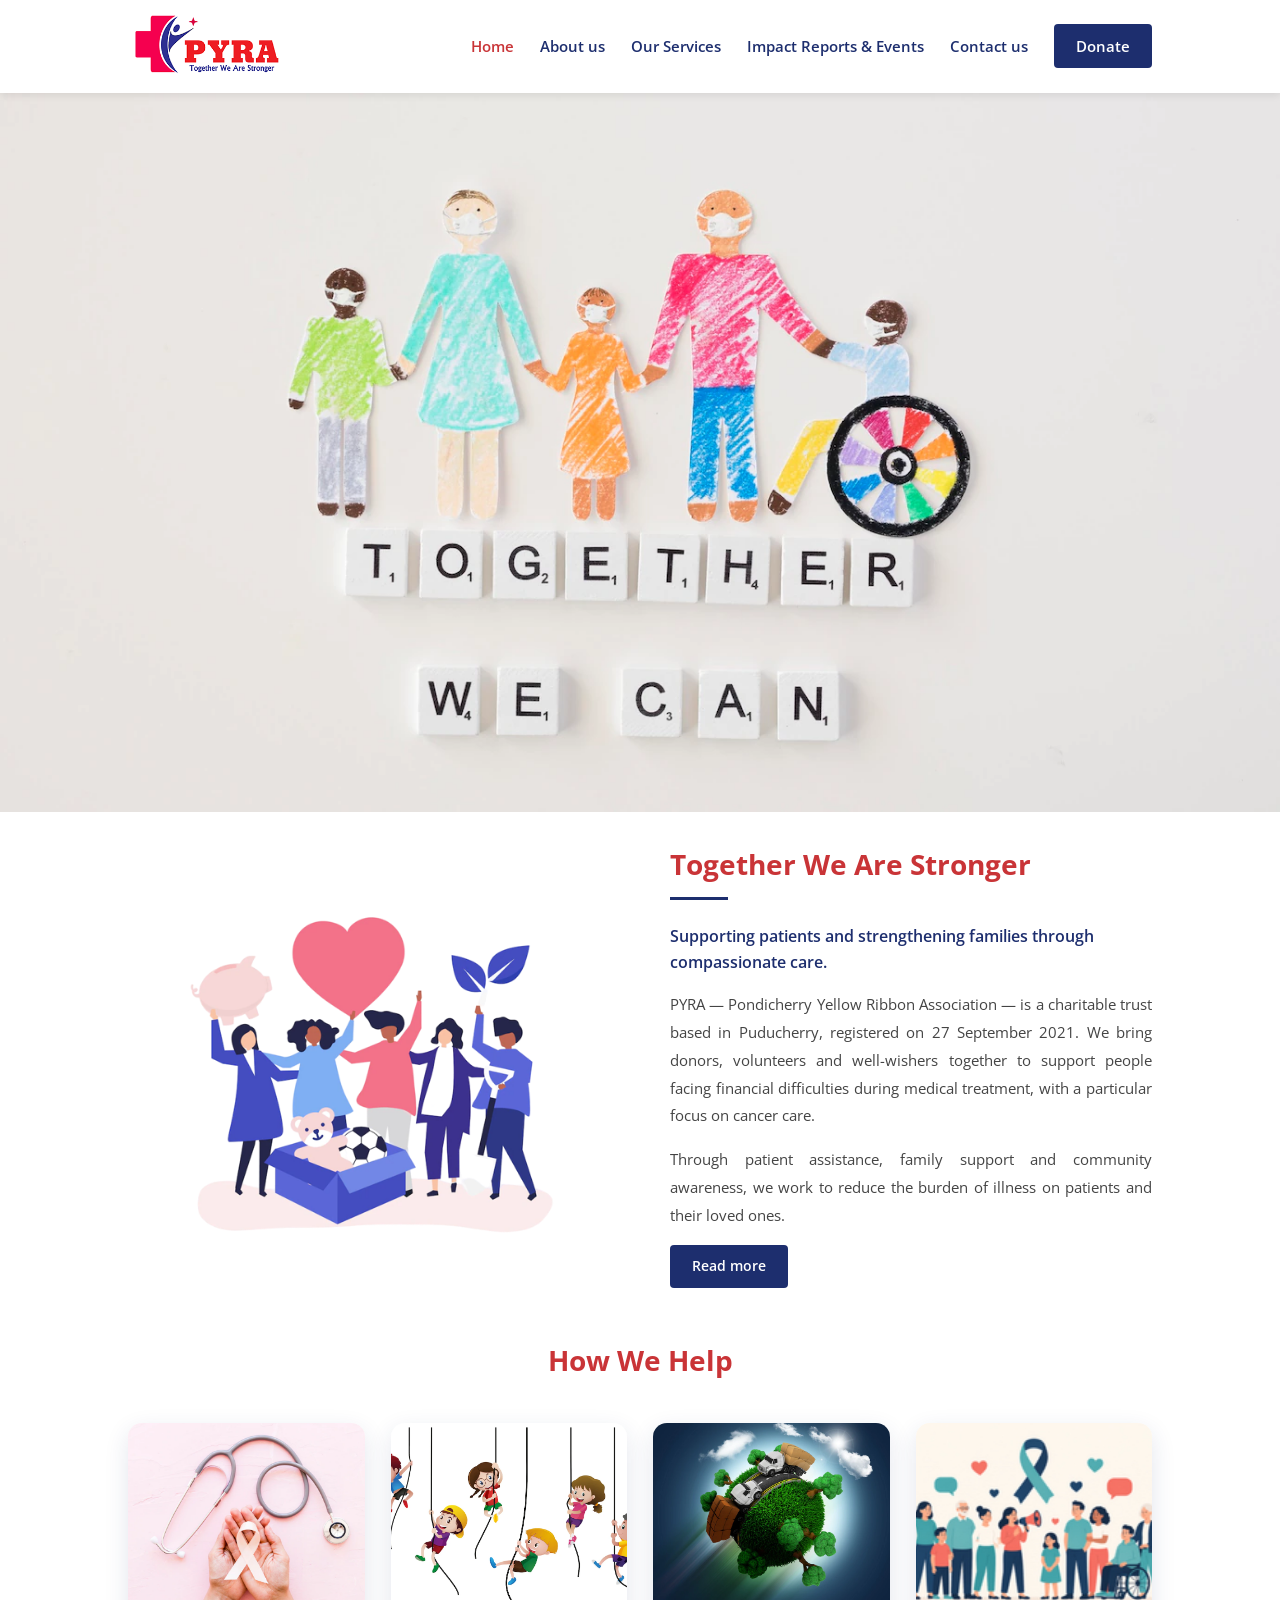
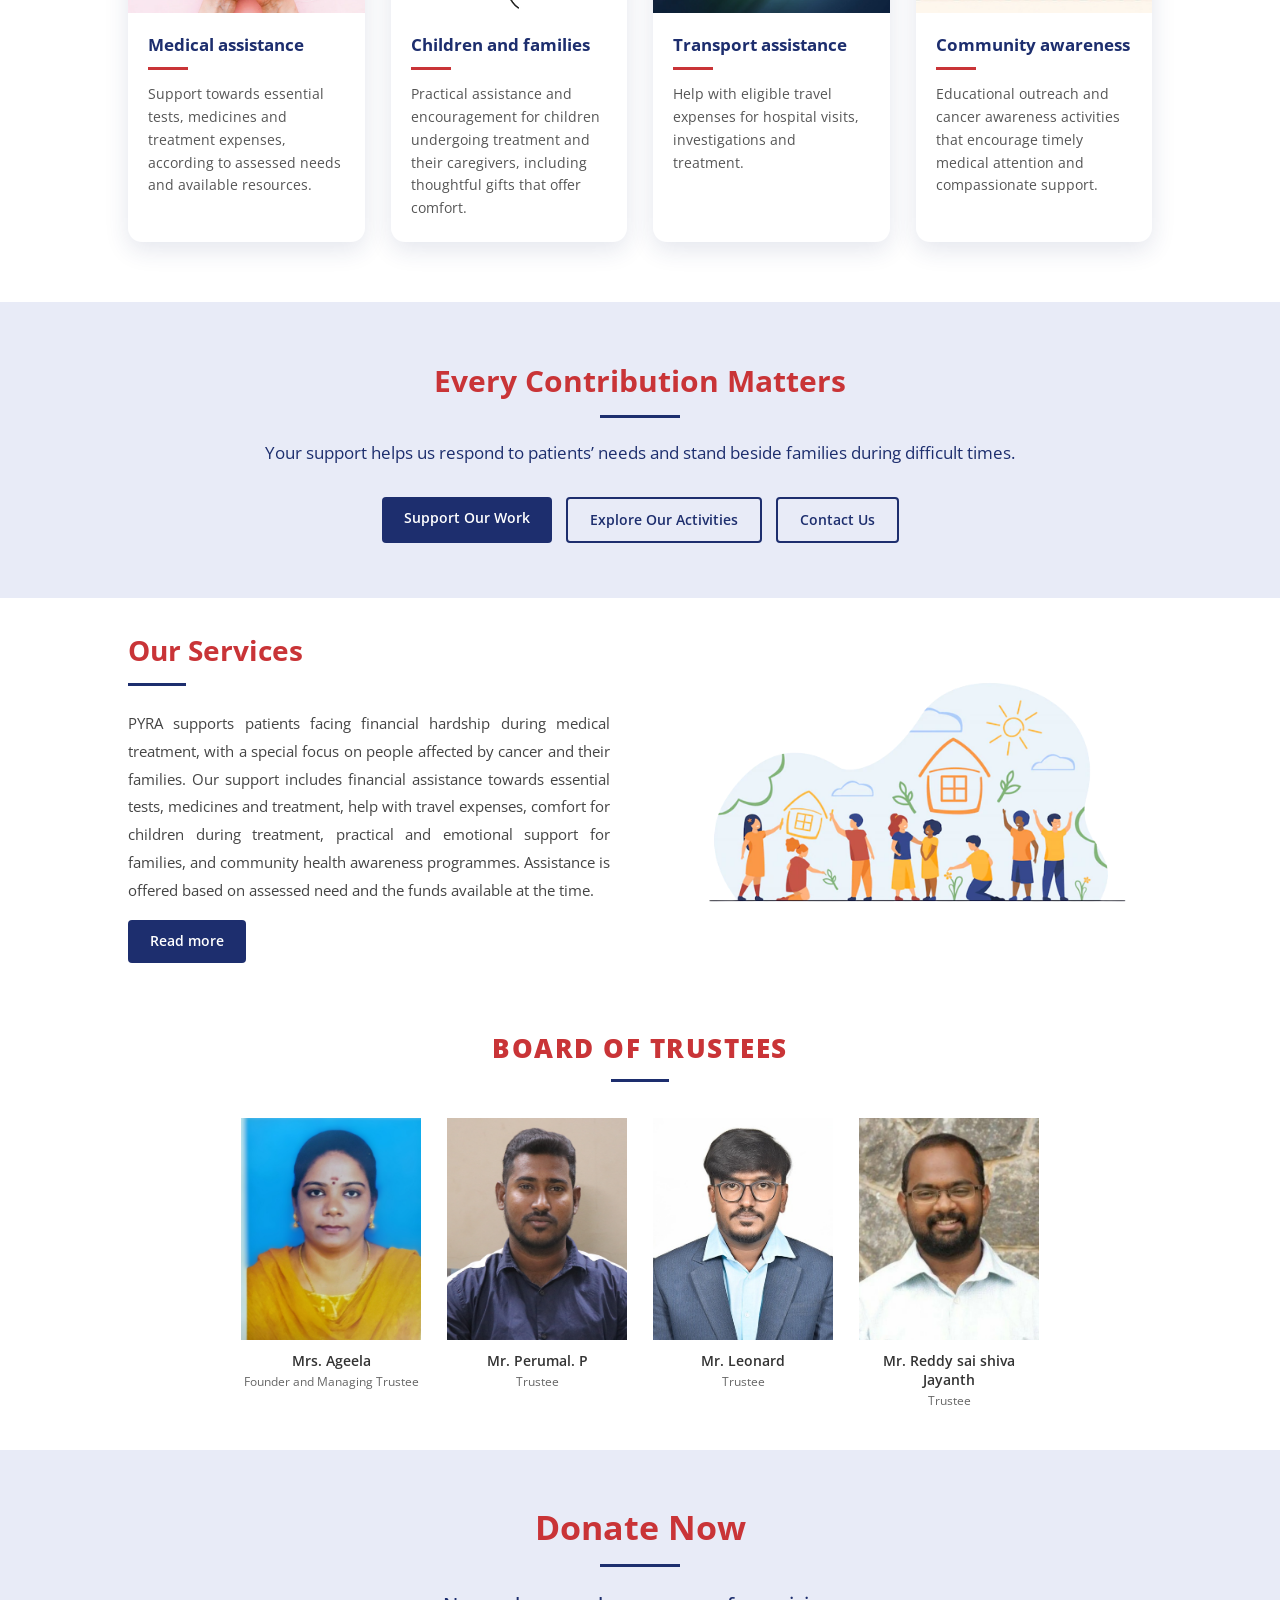
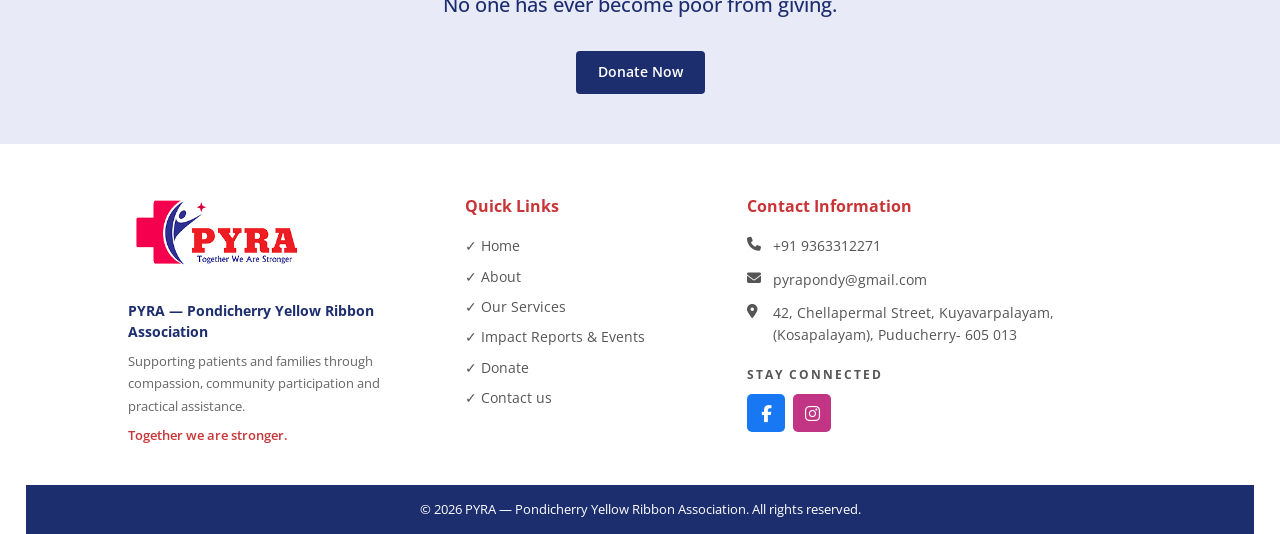
<file: index.html>
<!DOCTYPE html>
<html lang="en">
<head>
  <meta charset="UTF-8">
  <meta name="viewport" content="width=device-width, initial-scale=1.0">
  <title>PYRA Foundation - Together We Are Stronger</title>
  <link rel="preconnect" href="https://fonts.googleapis.com">
  <link rel="preconnect" href="https://fonts.gstatic.com" crossorigin>
  <link href="https://fonts.googleapis.com/css2?family=Open+Sans:ital,wght@0,400;0,600;0,700;0,800;1,400;1,600;1,700&display=swap" rel="stylesheet">
  <link rel="stylesheet" href="https://cdnjs.cloudflare.com/ajax/libs/font-awesome/6.4.0/css/all.min.css">
  <link rel="stylesheet" href="css/style.css">
</head>
<body>

  <!-- HEADER -->
  <header>
    <div class="logo">
      <a href="index.html">
        <img src="images/cropped-pyra.png" alt="PYRA Foundation Logo">
      </a>
    </div>
    <nav>
      <a href="index.html" class="active">Home</a>
      <a href="about.html">About us</a>
      <a href="services.html">Our Services</a>
      <a href="events.html">Impact Reports &amp; Events</a>
      <a href="contact.html">Contact us</a>
      <a href="donate.html" class="btn-donate">Donate</a>
    </nav>
  </header>

  <!-- HERO -->
  <section class="hero">
    <img src="images/together-we-can-help-concept_23-2148733264.webp" alt="Together We Can - PYRA Foundation">
  </section>

  <!-- WELCOME TO PYRA FOUNDATION -->
  <section class="section">
    <div class="welcome-grid">
      <div class="welcome-img">
        <img src="images/image-removebg-preview.png" alt="PYRA Foundation Community Illustration">
      </div>
      <div class="welcome-text">
        <h2 class="section-title">Together We Are Stronger</h2>
        <div class="section-underline"></div>
        <p class="welcome-tagline">Supporting patients and strengthening families through compassionate care.</p>
        <p class="text-justify">
          PYRA — Pondicherry Yellow Ribbon Association — is a charitable trust based in Puducherry, registered on 27 September 2021. We bring donors, volunteers and well-wishers together to support people facing financial difficulties during medical treatment, with a particular focus on cancer care.
        </p>
        <p class="text-justify">
          Through patient assistance, family support and community awareness, we work to reduce the burden of illness on patients and their loved ones.
        </p>
        <a href="about.html" class="btn-primary">Read more</a>
      </div>
    </div>
  </section>

  <!-- FACILITIES -->
  <section class="facilities-section">
    <h2 class="facilities-heading">How We Help</h2>
    <div class="help-grid">
      <div class="help-card">
        <div class="help-img">
          <img src="images/white-awareness-ribbon-two-hands-with-stethoscope-pink-background_23-2147863603.webp" alt="Medical assistance">
        </div>
        <h3 class="help-title">Medical assistance</h3>
        <div class="help-underline"></div>
        <p>Support towards essential tests, medicines and treatment expenses, according to assessed needs and available resources.</p>
      </div>
      <div class="help-card">
        <div class="help-img">
          <img src="images/many-kids-climbing-up-rope_1308-2794.webp" alt="Children and families">
        </div>
        <h3 class="help-title">Children and families</h3>
        <div class="help-underline"></div>
        <p>Practical assistance and encouragement for children undergoing treatment and their caregivers, including thoughtful gifts that offer comfort.</p>
      </div>
      <div class="help-card">
        <div class="help-img">
          <img src="images/sphere-with-trees-trucks_1048-2355.webp" alt="Transport assistance">
        </div>
        <h3 class="help-title">Transport assistance</h3>
        <div class="help-underline"></div>
        <p>Help with eligible travel expenses for hospital visits, investigations and treatment.</p>
      </div>
      <div class="help-card">
        <div class="help-img">
          <img src="images/community-awareness.jpg" alt="Community awareness">
        </div>
        <h3 class="help-title">Community awareness</h3>
        <div class="help-underline"></div>
        <p>Educational outreach and cancer awareness activities that encourage timely medical attention and compassionate support.</p>
      </div>
    </div>
  </section>

  <!-- EVERY CONTRIBUTION MATTERS -->
  <section class="contribution-section">
    <h2>Every Contribution Matters</h2>
    <div class="contribution-underline"></div>
    <p>Your support helps us respond to patients&rsquo; needs and stand beside families during difficult times.</p>
    <div class="contribution-buttons">
      <a href="donate.html" class="btn-primary">Support Our Work</a>
      <a href="events.html" class="btn-outline">Explore Our Activities</a>
      <a href="contact.html" class="btn-outline">Contact Us</a>
    </div>
  </section>

  <!-- OUR SERVICES (Home excerpt) -->
  <section class="section">
    <div class="services-home-grid">
      <div class="services-text">
        <h2 class="section-title">Our Services</h2>
        <div class="section-underline"></div>
        <p class="text-justify">
          PYRA supports patients facing financial hardship during medical treatment, with a special focus on people affected by cancer and their families. Our support includes financial assistance towards essential tests, medicines and treatment, help with travel expenses, comfort for children during treatment, practical and emotional support for families, and community health awareness programmes. Assistance is offered based on assessed need and the funds available at the time.
        </p>
        <a href="services.html" class="btn-primary">Read more</a>
      </div>
      <div class="services-img">
        <img src="images/image-removebg-preview-1.png" alt="Our Services Illustration">
      </div>
    </div>
  </section>

  <!-- BOARD OF TRUSTEES -->
  <section class="trustees-section">
    <h2 class="trustees-title">BOARD OF TRUSTEES</h2>
    <div class="trustees-underline"></div>
    <div class="trustees-row">
      <div class="trustee-card">
        <img src="images/20230122_155401_4-1.jpg" alt="Mrs. Ageela">
        <h4>Mrs. Ageela</h4>
        <p>Founder and Managing Trustee</p>
      </div>
      <div class="trustee-card">
        <img src="images/image2.jpg" alt="Mr. Perumal. P">
        <h4>Mr. Perumal. P</h4>
        <p>Trustee</p>
      </div>
      <div class="trustee-card">
        <img src="images/IMG-20221021-WA0012.jpg" alt="Mr. Leonard">
        <h4>Mr. Leonard</h4>
        <p>Trustee</p>
      </div>
      <div class="trustee-card">
        <img src="images/image1.jpg" alt="Mr. Reddy sai shiva Jayanth">
        <h4>Mr. Reddy sai shiva Jayanth</h4>
        <p>Trustee</p>
      </div>
    </div>
  </section>

  <!-- DONATE NOW -->
  <section class="donate-section" id="donate">
    <h2>Donate Now</h2>
    <div class="donate-underline"></div>
    <p>No one has ever become poor from giving.</p>
    <a href="donate.html" class="btn-primary">Donate Now</a>
  </section>

  <!-- FOOTER -->
  <footer>
    <div class="footer-grid">
      <div class="footer-logo">
        <img src="images/pyra-removebg-preview.png" alt="PYRA Foundation">
        <p class="footer-org">PYRA &mdash; Pondicherry Yellow Ribbon Association</p>
        <p class="footer-tagline">Supporting patients and families through compassion, community participation and practical assistance.</p>
        <p class="footer-motto">Together we are stronger.</p>
      </div>
      <div class="footer-links">
        <h3>Quick Links</h3>
        <ul>
          <li><a href="index.html">Home</a></li>
          <li><a href="about.html">About</a></li>
          <li><a href="services.html">Our Services</a></li>
          <li><a href="events.html">Impact Reports &amp; Events</a></li>
          <li><a href="donate.html">Donate</a></li><li><a href="contact.html">Contact us</a></li>
        </ul>
      </div>
      <div class="footer-contact-col">
        <h3>Contact Information</h3>
        <div class="footer-contact-item">
          <i class="fas fa-phone"></i>
          <span>+91 9363312271</span>
        </div>
        <div class="footer-contact-item">
          <i class="fas fa-envelope"></i>
          <span>pyrapondy@gmail.com</span>
        </div>
        <div class="footer-contact-item">
          <i class="fas fa-map-marker-alt"></i>
          <span>42, Chellapermal Street, Kuyavarpalayam, (Kosapalayam), Puducherry- 605 013</span>
        </div>
        <div class="stay-connected">
          <p>STAY CONNECTED</p>
          <div class="social-icons">
            <a href="https://www.facebook.com/pyrapondy?mibextid=ZbWKwLb" class="social-icon fb" aria-label="Facebook"><i class="fab fa-facebook-f"></i></a>
            <a href="https://www.instagram.com/pyrapondy" class="social-icon ig" aria-label="Instagram"><i class="fab fa-instagram"></i></a>
          </div>
        </div>
      </div>
    </div>
    <div class="footer-bottom">
      &copy; 2026 PYRA &mdash; Pondicherry Yellow Ribbon Association. All rights reserved.
    </div>
  </footer>

</body>
</html>
</file>
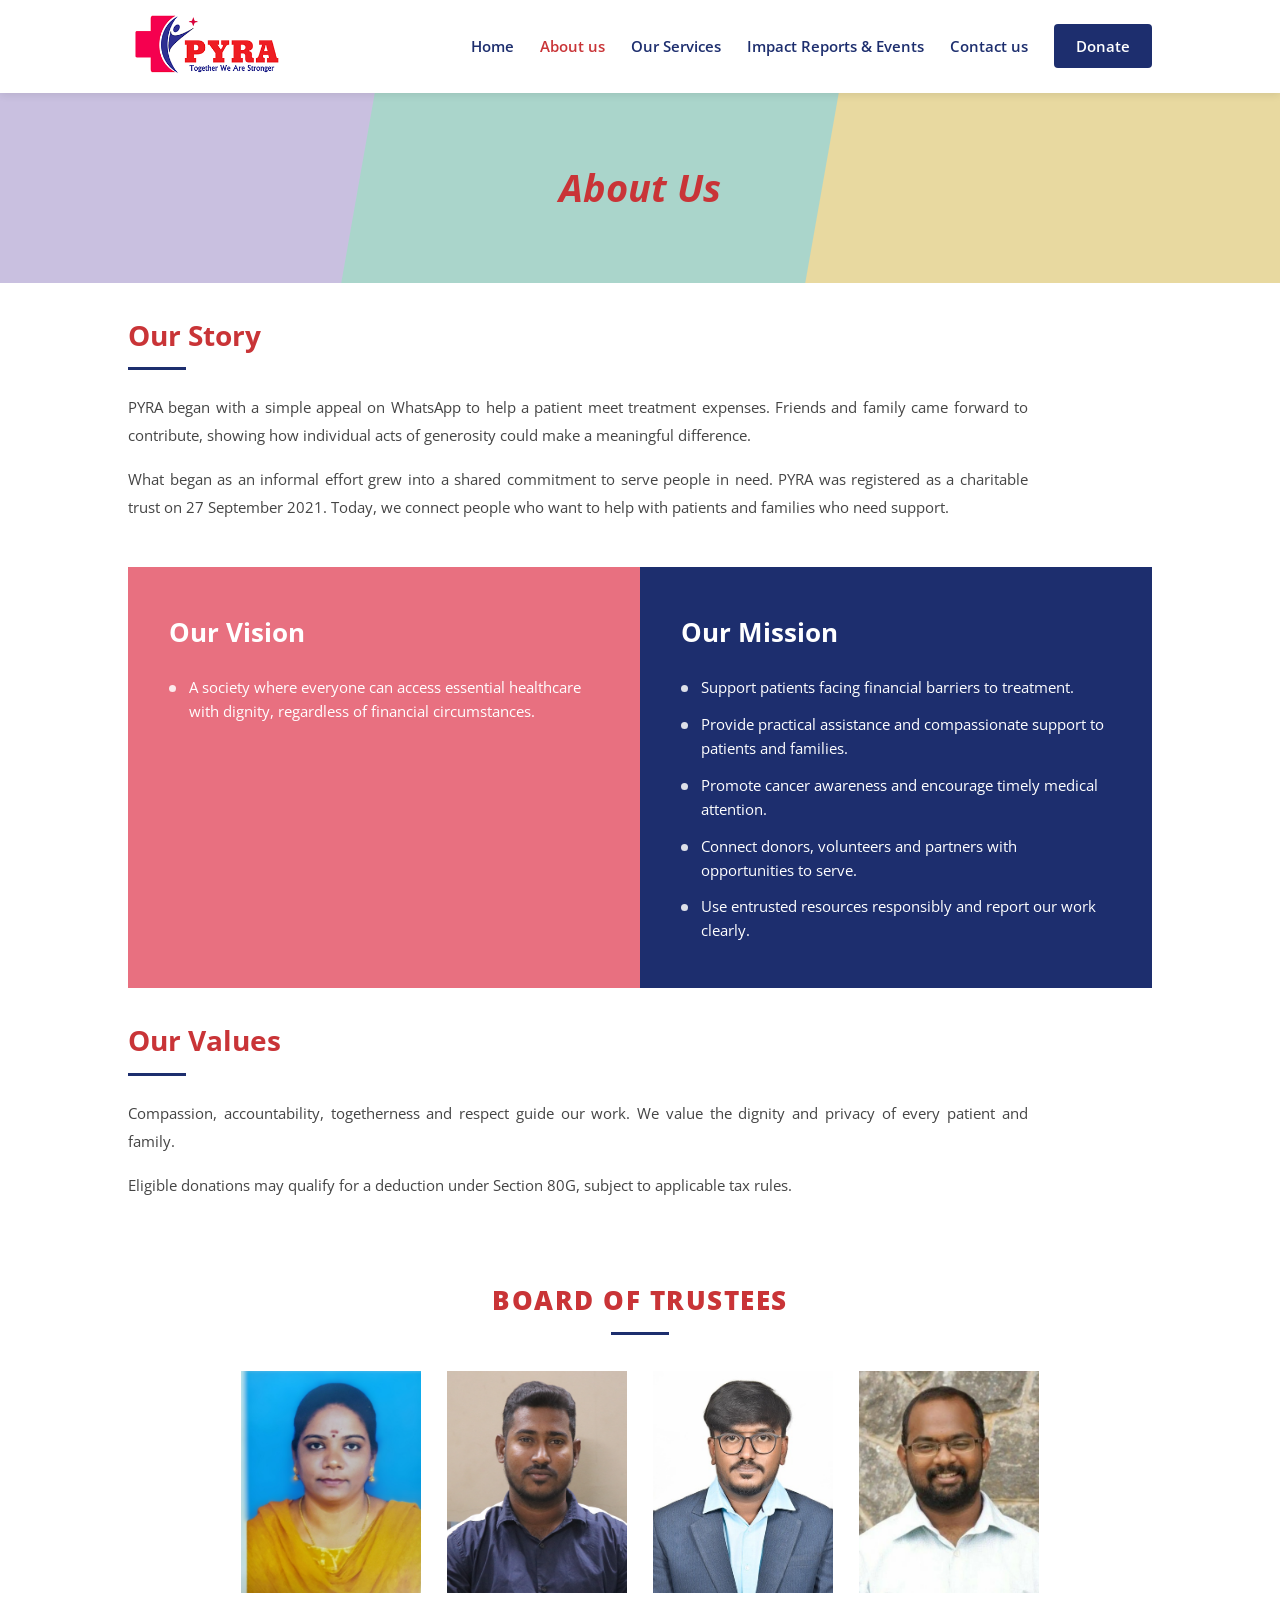
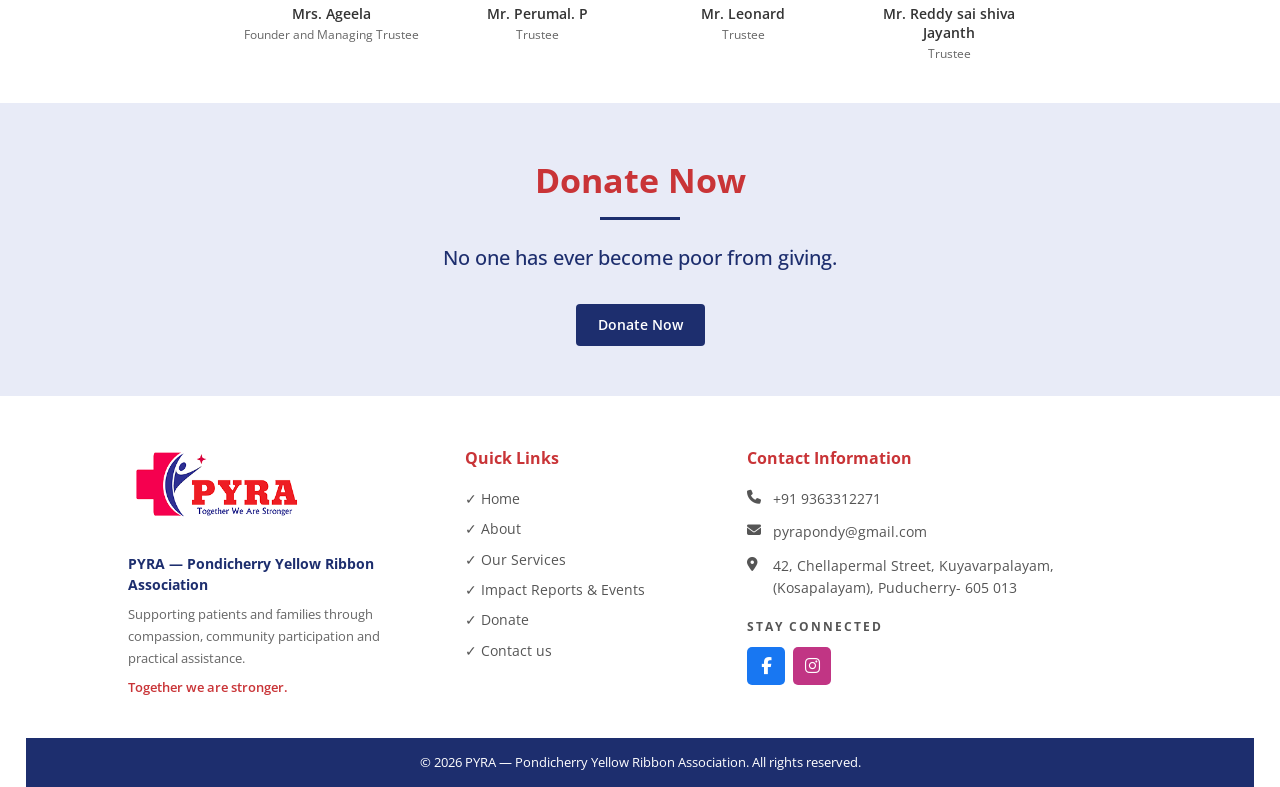
<file: about.html>
<!DOCTYPE html>
<html lang="en">
<head>
  <meta charset="UTF-8">
  <meta name="viewport" content="width=device-width, initial-scale=1.0">
  <title>About Us - PYRA Foundation</title>
  <link rel="preconnect" href="https://fonts.googleapis.com">
  <link rel="preconnect" href="https://fonts.gstatic.com" crossorigin>
  <link href="https://fonts.googleapis.com/css2?family=Open+Sans:ital,wght@0,400;0,600;0,700;0,800;1,400;1,600;1,700&display=swap" rel="stylesheet">
  <link rel="stylesheet" href="https://cdnjs.cloudflare.com/ajax/libs/font-awesome/6.4.0/css/all.min.css">
  <link rel="stylesheet" href="css/style.css">
</head>
<body>

  <!-- HEADER -->
  <header>
    <div class="logo">
      <a href="index.html">
        <img src="images/cropped-pyra.png" alt="PYRA Foundation Logo">
      </a>
    </div>
    <nav>
      <a href="index.html">Home</a>
      <a href="about.html" class="active">About us</a>
      <a href="services.html">Our Services</a>
      <a href="events.html">Impact Reports &amp; Events</a>
      <a href="contact.html">Contact us</a>
      <a href="donate.html" class="btn-donate">Donate</a>
    </nav>
  </header>

  <!-- PAGE BANNER -->
  <section class="page-banner">
    <div class="banner-shape shape-purple"></div>
    <div class="banner-shape shape-teal"></div>
    <div class="banner-shape shape-yellow"></div>
    <h1 class="banner-title">About Us</h1>
  </section>

  <!-- OUR STORY -->
  <section class="section">
    <div class="about-single-col">
      <div class="about-text">
        <h2 class="section-title">Our Story</h2>
        <div class="section-underline"></div>
        <p class="text-justify">
          PYRA began with a simple appeal on WhatsApp to help a patient meet treatment expenses. Friends and family came forward to contribute, showing how individual acts of generosity could make a meaningful difference.
        </p>
        <p class="text-justify">
          What began as an informal effort grew into a shared commitment to serve people in need. PYRA was registered as a charitable trust on 27 September 2021. Today, we connect people who want to help with patients and families who need support.
        </p>
      </div>
    </div>
  </section>

  <!-- VISION & MISSION -->
  <div class="vision-mission">
    <div class="vm-box vision">
      <h2>Our Vision</h2>
      <ul>
        <li>A society where everyone can access essential healthcare with dignity, regardless of financial circumstances.</li>
      </ul>
    </div>
    <div class="vm-box mission">
      <h2>Our Mission</h2>
      <ul>
        <li>Support patients facing financial barriers to treatment.</li>
        <li>Provide practical assistance and compassionate support to patients and families.</li>
        <li>Promote cancer awareness and encourage timely medical attention.</li>
        <li>Connect donors, volunteers and partners with opportunities to serve.</li>
        <li>Use entrusted resources responsibly and report our work clearly.</li>
      </ul>
    </div>
  </div>

  <!-- OUR VALUES -->
  <section class="section">
    <div class="about-single-col">
      <div class="about-text">
        <h2 class="section-title">Our Values</h2>
        <div class="section-underline"></div>
        <p class="text-justify">
          Compassion, accountability, togetherness and respect guide our work. We value the dignity and privacy of every patient and family.
        </p>
        <p class="text-justify">
          Eligible donations may qualify for a deduction under Section 80G, subject to applicable tax rules.
        </p>
      </div>
    </div>
  </section>

  <!-- BOARD OF TRUSTEES -->
  <section class="trustees-section">
    <h2 class="trustees-title">BOARD OF TRUSTEES</h2>
    <div class="trustees-underline"></div>
    <div class="trustees-row">
      <div class="trustee-card">
        <img src="images/20230122_155401_4-1.jpg" alt="Mrs. Ageela">
        <h4>Mrs. Ageela</h4>
        <p>Founder and Managing Trustee</p>
      </div>
      <div class="trustee-card">
        <img src="images/image2.jpg" alt="Mr. Perumal. P">
        <h4>Mr. Perumal. P</h4>
        <p>Trustee</p>
      </div>
      <div class="trustee-card">
        <img src="images/IMG-20221021-WA0012.jpg" alt="Mr. Leonard">
        <h4>Mr. Leonard</h4>
        <p>Trustee</p>
      </div>
      <div class="trustee-card">
        <img src="images/image1.jpg" alt="Mr. Reddy sai shiva Jayanth">
        <h4>Mr. Reddy sai shiva Jayanth</h4>
        <p>Trustee</p>
      </div>
    </div>
  </section>

  <!-- DONATE NOW -->
  <section class="donate-section" id="donate">
    <h2>Donate Now</h2>
    <div class="donate-underline"></div>
    <p>No one has ever become poor from giving.</p>
    <a href="donate.html" class="btn-primary">Donate Now</a>
  </section>

  <!-- FOOTER -->
  <footer>
    <div class="footer-grid">
      <div class="footer-logo">
        <img src="images/pyra-removebg-preview.png" alt="PYRA Foundation">
        <p class="footer-org">PYRA &mdash; Pondicherry Yellow Ribbon Association</p>
        <p class="footer-tagline">Supporting patients and families through compassion, community participation and practical assistance.</p>
        <p class="footer-motto">Together we are stronger.</p>
      </div>
      <div class="footer-links">
        <h3>Quick Links</h3>
        <ul>
          <li><a href="index.html">Home</a></li>
          <li><a href="about.html">About</a></li>
          <li><a href="services.html">Our Services</a></li>
          <li><a href="events.html">Impact Reports &amp; Events</a></li>
          <li><a href="donate.html">Donate</a></li><li><a href="contact.html">Contact us</a></li>
        </ul>
      </div>
      <div class="footer-contact-col">
        <h3>Contact Information</h3>
        <div class="footer-contact-item">
          <i class="fas fa-phone"></i>
          <span>+91 9363312271</span>
        </div>
        <div class="footer-contact-item">
          <i class="fas fa-envelope"></i>
          <span>pyrapondy@gmail.com</span>
        </div>
        <div class="footer-contact-item">
          <i class="fas fa-map-marker-alt"></i>
          <span>42, Chellapermal Street, Kuyavarpalayam, (Kosapalayam), Puducherry- 605 013</span>
        </div>
        <div class="stay-connected">
          <p>STAY CONNECTED</p>
          <div class="social-icons">
            <a href="https://www.facebook.com/pyrapondy?mibextid=ZbWKwLb" class="social-icon fb" aria-label="Facebook"><i class="fab fa-facebook-f"></i></a>
            <a href="https://www.instagram.com/pyrapondy" class="social-icon ig" aria-label="Instagram"><i class="fab fa-instagram"></i></a>
          </div>
        </div>
      </div>
    </div>
    <div class="footer-bottom">
      &copy; 2026 PYRA &mdash; Pondicherry Yellow Ribbon Association. All rights reserved.
    </div>
  </footer>

</body>
</html>
</file>
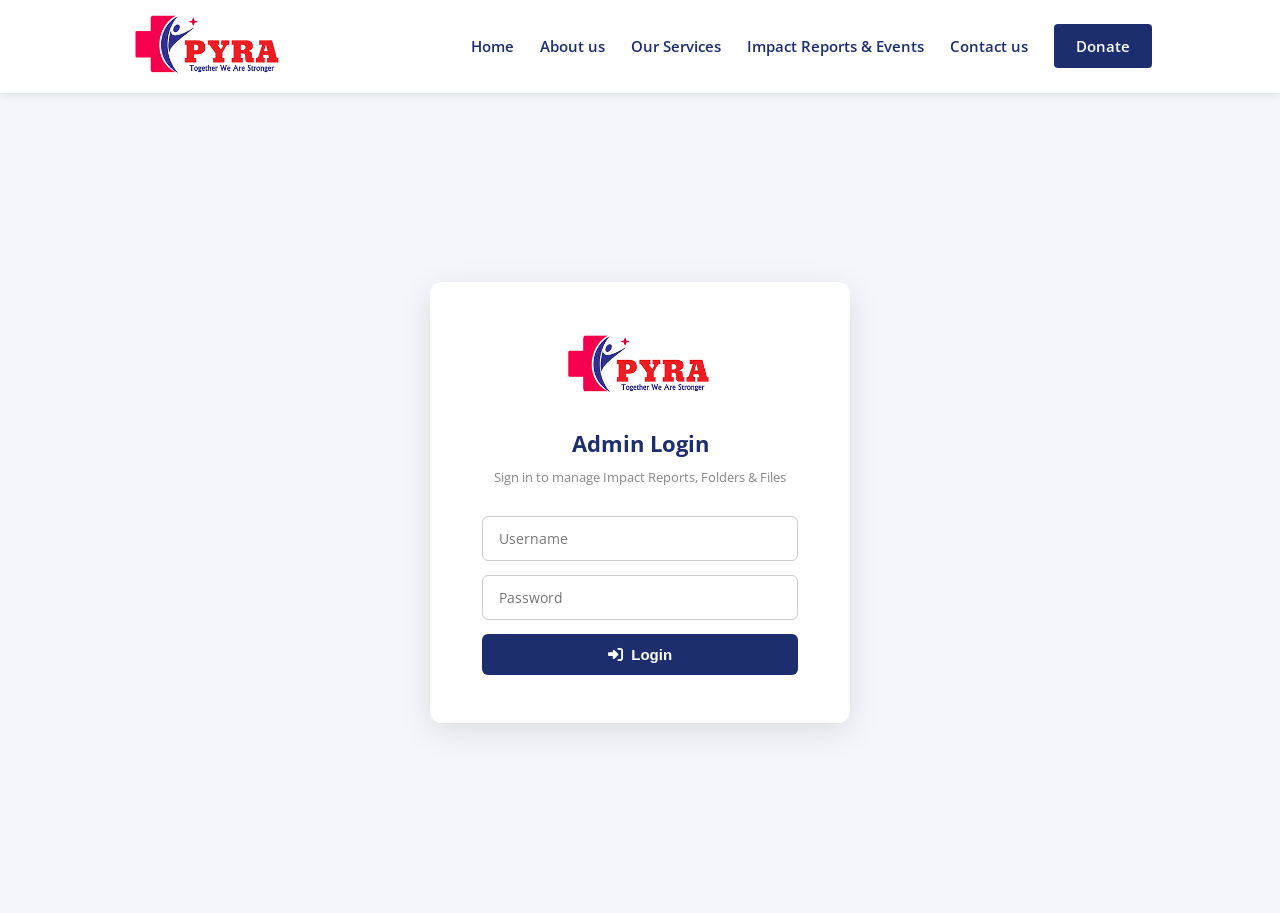
<file: admin.html>
<!DOCTYPE html>
<html lang="en">
<head>
  <meta charset="UTF-8">
  <meta name="viewport" content="width=device-width, initial-scale=1.0">
  <title>Admin - PYRA Foundation</title>
  <link rel="preconnect" href="https://fonts.googleapis.com">
  <link href="https://fonts.googleapis.com/css2?family=Open+Sans:ital,wght@0,400;0,600;0,700;0,800;1,400;1,600;1,700&display=swap" rel="stylesheet">
  <link rel="stylesheet" href="https://cdnjs.cloudflare.com/ajax/libs/font-awesome/6.4.0/css/all.min.css">
  <link rel="stylesheet" href="css/style.css">
  <style>
    /* LOGIN */
    .login-wrap{min-height:calc(100vh - 80px);display:flex;align-items:center;justify-content:center;background:#f4f6fb;padding:40px}
    .login-box{background:#fff;border-radius:12px;padding:48px 52px;width:100%;max-width:420px;box-shadow:0 8px 32px rgba(0,0,0,.1);text-align:center}
    .login-logo{margin-bottom:24px}
    .login-logo img{height:64px}
    .login-box h2{color:var(--navy);font-size:22px;margin-bottom:6px}
    .login-box p{color:#888;font-size:13px;margin-bottom:28px}
    .login-field{width:100%;padding:12px 16px;border:1px solid #ccc;border-radius:6px;font-size:14px;font-family:inherit;outline:none;margin-bottom:14px;transition:border .2s}
    .login-field:focus{border-color:var(--navy)}
    .login-btn{width:100%;background:var(--navy);color:#fff;border:none;padding:12px;border-radius:6px;font-size:15px;font-weight:600;cursor:pointer;transition:background .2s}
    .login-btn:hover{background:#152050}
    .login-error{color:#e74c3c;font-size:13px;margin-top:10px;display:none}

    /* ADMIN PANEL */
    #adminPanel{display:none}
    .admin-topbar{background:var(--navy);color:#fff;padding:12px 10%;display:flex;align-items:center;justify-content:space-between}
    .admin-topbar h2{font-size:17px;font-weight:700;display:flex;align-items:center;gap:8px}
    .logout-btn{background:rgba(255,255,255,.15);border:none;color:#fff;padding:7px 16px;border-radius:4px;cursor:pointer;font-size:13px;font-weight:600}
    .logout-btn:hover{background:rgba(255,255,255,.28)}
    .admin-content{padding:36px 10%}
    .admin-header{display:flex;align-items:center;gap:14px;margin-bottom:28px}
    .admin-header h3{color:var(--red);font-size:22px;font-weight:700}
    .btn-new-folder{background:var(--navy);color:#fff;border:none;padding:9px 18px;border-radius:4px;cursor:pointer;font-size:13px;font-weight:600;display:flex;align-items:center;gap:6px}
    .btn-new-folder:hover{background:#152050}
    .editor-guide{background:#f4f6fb;border-left:4px solid var(--navy);border-radius:6px;padding:18px 22px;margin-bottom:24px}
    .editor-guide h4{color:var(--navy);font-size:14px;font-weight:700;margin-bottom:10px;display:flex;align-items:center;gap:8px}
    .editor-guide ul{margin:0;padding-left:20px}
    .editor-guide li{font-size:13px;color:#555;line-height:1.7;margin-bottom:6px}
    .editor-guide li:last-child{margin-bottom:0}
    .editor-guide em{color:var(--navy);font-style:normal;font-weight:600}
    .fm-layout{display:grid;grid-template-columns:260px 1fr;border:1px solid #ddd;border-radius:8px;min-height:460px;overflow:hidden}
    .fm-sidebar{background:#f5f6fa;border-right:1px solid #ddd;padding:14px 0}
    .fm-sidebar-title{font-size:11px;color:#999;font-weight:700;letter-spacing:1px;padding:0 16px 12px;text-transform:uppercase}
    .folder-item{display:flex;align-items:center;gap:8px;padding:10px 10px 10px 16px;cursor:pointer;font-size:14px;color:#444;border-left:3px solid transparent;transition:background .15s}
    .folder-item:hover{background:#e8ecf7}
    .folder-item.active{background:#e8ecf7;border-left-color:var(--navy);color:var(--navy);font-weight:600}
    .folder-item i.fa-folder{color:#f0a500;font-size:15px;flex-shrink:0}
    .folder-item.active i.fa-folder{color:var(--navy)}
    .folder-name{flex:1;overflow:hidden;text-overflow:ellipsis;white-space:nowrap;font-size:14px}
    .del-folder-btn{background:none;border:none;color:#ccc;cursor:pointer;padding:3px 7px;font-size:15px;border-radius:3px;flex-shrink:0;line-height:1}
    .del-folder-btn:hover{color:#e74c3c;background:#fde}
    .no-folders{padding:28px 16px;font-size:13px;color:#aaa;text-align:center}
    .fm-main{padding:22px;background:#fff}
    .fm-main-header{display:flex;align-items:center;justify-content:space-between;margin-bottom:18px;padding-bottom:12px;border-bottom:1px solid #eee}
    .fm-main-header h3{font-size:16px;color:#333;font-weight:600;display:flex;align-items:center;gap:8px}
    .btn-upload{background:var(--red);color:#fff;border:none;padding:9px 16px;border-radius:4px;cursor:pointer;font-size:13px;font-weight:600;display:flex;align-items:center;gap:6px}
    .btn-upload:hover{background:#a82830}
    .files-grid{display:grid;grid-template-columns:repeat(auto-fill,minmax(130px,1fr));gap:14px}
    .file-card{position:relative;border:1px solid #e0e0e0;border-radius:6px;padding:16px 10px 12px;text-align:center;cursor:pointer;transition:box-shadow .2s,border-color .2s}
    .file-card:hover{box-shadow:0 3px 10px rgba(0,0,0,.1);border-color:var(--navy)}
    .del-file-btn{position:absolute;top:4px;right:4px;background:rgba(200,0,0,.07);border:none;color:#ccc;cursor:pointer;width:20px;height:20px;border-radius:3px;font-size:14px;display:flex;align-items:center;justify-content:center;line-height:1}
    .del-file-btn:hover{background:#fde;color:#e74c3c}
    .file-icon{font-size:34px;margin-bottom:8px}
    .file-icon.img-i{color:#2ecc71}.file-icon.pdf-i{color:#e74c3c}.file-icon.doc-i{color:#3498db}.file-icon.other-i{color:#95a5a6}
    .file-card span{font-size:11.5px;color:#555;word-break:break-all;line-height:1.4;display:block}
    .empty-folder{padding:60px 20px;text-align:center;color:#bbb;font-size:14px}
    .empty-folder i{font-size:48px;display:block;margin-bottom:12px;color:#ddd}
    .fm-placeholder{display:flex;align-items:center;justify-content:center;height:100%;color:#bbb;font-size:14px;text-align:center;padding:40px}
    .fm-placeholder i{font-size:52px;display:block;margin-bottom:14px;color:#e0e0e0}
    .modal-overlay{display:none;position:fixed;inset:0;background:rgba(0,0,0,.55);z-index:2000;align-items:center;justify-content:center}
    .modal-overlay.open{display:flex}
    .modal-box{background:#fff;border-radius:10px;padding:30px 34px;min-width:360px;max-width:460px;width:90%}
    .modal-box h3{color:var(--navy);font-size:18px;margin-bottom:16px}
    .modal-input{width:100%;padding:10px 14px;border:1px solid #ccc;border-radius:4px;font-size:14px;font-family:inherit;outline:none;margin-bottom:16px}
    .modal-input:focus{border-color:var(--navy)}
    .modal-btns{display:flex;gap:10px;justify-content:flex-end}
    .btn-cancel{background:#f0f0f0;color:#555;border:none;padding:9px 18px;border-radius:4px;cursor:pointer;font-size:14px}
    .btn-confirm{background:var(--navy);color:#fff;border:none;padding:9px 18px;border-radius:4px;cursor:pointer;font-size:14px;font-weight:600}
    .upload-progress{font-size:13px;color:var(--navy);margin-top:10px;text-align:center}
    .viewer-overlay{display:none;position:fixed;inset:0;background:rgba(0,0,0,.92);z-index:3000;flex-direction:column;align-items:center;justify-content:center}
    .viewer-overlay.open{display:flex}
    .viewer-top{width:100%;max-width:960px;display:flex;align-items:center;justify-content:space-between;padding:10px 20px;color:#fff}
    .viewer-top span{font-size:14px;opacity:.8}
    .viewer-close{background:none;border:none;color:#fff;font-size:28px;cursor:pointer}
    .viewer-content{flex:1;display:flex;align-items:center;justify-content:center;width:100%;max-width:960px;padding:0 20px}
    .viewer-content img{max-width:100%;max-height:72vh;border-radius:4px}
    .viewer-content iframe{width:100%;height:72vh;border:none;border-radius:4px;background:#fff}
    .viewer-content{flex-direction:column;gap:12px}
    .viewer-actions{display:flex;gap:20px;justify-content:center}
    .viewer-actions a{color:#7ab4ff;font-size:13px;text-decoration:underline}
    .viewer-no-preview{color:#ccc;text-align:center}
    .viewer-no-preview i{font-size:60px;display:block;margin-bottom:14px}
    .viewer-no-preview a{color:#7ab4ff;text-decoration:underline}
    .viewer-nav{display:flex;align-items:center;gap:28px;padding:16px;color:#fff}
    .viewer-nav button{background:rgba(255,255,255,.15);border:none;color:#fff;padding:10px 24px;border-radius:4px;cursor:pointer;font-size:14px}
    .viewer-nav button:hover{background:rgba(255,255,255,.3)}
    .viewer-nav button:disabled{opacity:.3;cursor:not-allowed}
    .viewer-counter{font-size:14px;opacity:.7}
  </style>
</head>
<body>

  <!-- HEADER -->
  <header>
    <div class="logo"><a href="index.html"><img src="images/cropped-pyra.png" alt="PYRA Foundation Logo"></a></div>
    <nav>
      <a href="index.html">Home</a>
      <a href="about.html">About us</a>
      <a href="services.html">Our Services</a>
      <a href="events.html">Impact Reports &amp; Events</a>
      <a href="contact.html">Contact us</a>
      <a href="donate.html" class="btn-donate">Donate</a>
    </nav>
  </header>

  <!-- LOGIN SCREEN -->
  <div id="loginScreen">
    <div class="login-wrap">
      <div class="login-box">
        <div class="login-logo"><img src="images/cropped-pyra.png" alt="PYRA Logo"></div>
        <h2>Admin Login</h2>
        <p>Sign in to manage Impact Reports, Folders &amp; Files</p>
        <input type="text"     id="adminUser" class="login-field" placeholder="Username">
        <input type="password" id="adminPass" class="login-field" placeholder="Password" onkeydown="if(event.key==='Enter')doLogin()">
        <button class="login-btn" onclick="doLogin()"><i class="fas fa-sign-in-alt"></i> &nbsp;Login</button>
        <p class="login-error" id="loginError">Invalid username or password.</p>
      </div>
    </div>
  </div>

  <!-- ADMIN PANEL -->
  <div id="adminPanel">
    <div class="admin-topbar">
      <h2><i class="fas fa-shield-alt"></i> PYRA Foundation — Admin Panel</h2>
      <button class="logout-btn" onclick="doLogout()"><i class="fas fa-sign-out-alt"></i> Logout</button>
    </div>

    <div class="admin-content">
      <div class="admin-header">
        <i class="fas fa-folder-open" style="font-size:26px;color:var(--red)"></i>
        <h3>Impact Reports &amp; Events Manager</h3>
        <button class="btn-new-folder" onclick="openFolderModal()"><i class="fas fa-folder-plus"></i> New Folder</button>
      </div>

      <div class="editor-guide">
        <h4><i class="fas fa-circle-info"></i> Publishing guidelines</h4>
        <ul>
          <li>Create a folder for each category: Annual Activity Reports, Audited Financial Statements, Registration &amp; Certificates, Events &amp; Community Outreach.</li>
          <li>Publish a category only once its files are uploaded and open correctly.</li>
          <li>Name each file with its financial year and title, e.g. <em>2023-24 Annual Activity Report.pdf</em>.</li>
          <li>Use verified figures only, and obtain consent before publishing identifiable patient photographs or stories.</li>
          <li>For events, include the date, venue, organiser, activity summary and verified results. Mark planned events clearly so they are distinct from completed activities.</li>
        </ul>
      </div>

      <div class="fm-layout">
        <div class="fm-sidebar">
          <div class="fm-sidebar-title">Folders</div>
          <div id="folderList"><p class="no-folders">No folders yet</p></div>
        </div>
        <div class="fm-main" id="fmMain">
          <div class="fm-placeholder"><div><i class="fas fa-folder-open"></i>Select a folder to manage its files.</div></div>
        </div>
      </div>
    </div>
  </div>

  <!-- NEW FOLDER MODAL -->
  <div class="modal-overlay" id="folderModal">
    <div class="modal-box">
      <h3><i class="fas fa-folder-plus"></i> &nbsp;Create New Folder</h3>
      <input type="text" class="modal-input" id="folderNameInput" placeholder="Enter folder name" maxlength="60">
      <div class="modal-btns">
        <button class="btn-cancel" onclick="closeFolderModal()">Cancel</button>
        <button class="btn-confirm" onclick="createFolder()">Create</button>
      </div>
    </div>
  </div>

  <!-- FILE VIEWER -->
  <div class="viewer-overlay" id="fileViewer">
    <div class="viewer-top">
      <span id="viewerFileName"></span>
      <button class="viewer-close" onclick="closeViewer()">&times;</button>
    </div>
    <div class="viewer-content" id="viewerContent"></div>
    <div class="viewer-nav">
      <button id="prevBtn" onclick="navigateViewer(-1)"><i class="fas fa-chevron-left"></i> Prev</button>
      <span class="viewer-counter" id="viewerCounter"></span>
      <button id="nextBtn" onclick="navigateViewer(1)">Next <i class="fas fa-chevron-right"></i></button>
    </div>
  </div>

  <script>
  /* ===== AUTH ===== */
  const ADMIN_USER = 'pyraadmin';
  const ADMIN_PASS = 'Pyra@2024';

  function doLogin(){
    const u=document.getElementById('adminUser').value.trim();
    const p=document.getElementById('adminPass').value;
    if(u===ADMIN_USER && p===ADMIN_PASS){
      sessionStorage.setItem('pyraAdmin','1');
      document.getElementById('loginScreen').style.display='none';
      document.getElementById('adminPanel').style.display='block';
      initDB();
    } else {
      document.getElementById('loginError').style.display='block';
      document.getElementById('adminPass').value='';
    }
  }

  function doLogout(){
    sessionStorage.removeItem('pyraAdmin');
    document.getElementById('adminPanel').style.display='none';
    document.getElementById('loginScreen').style.display='block';
    document.getElementById('adminUser').value='';
    document.getElementById('adminPass').value='';
  }

  // Auto-login if session active
  if(sessionStorage.getItem('pyraAdmin')==='1'){
    document.getElementById('loginScreen').style.display='none';
    document.getElementById('adminPanel').style.display='block';
  }

  /* ===== DB ===== */
  const DB_NAME='PyraReportsDB',DB_VER=1;
  let db,activeFolderId=null,activeFolderName='',currentFiles=[],viewerIdx=0;

  function initDB(){
    const r=indexedDB.open(DB_NAME,DB_VER);
    r.onupgradeneeded=e=>{
      const d=e.target.result;
      if(!d.objectStoreNames.contains('folders'))d.createObjectStore('folders',{keyPath:'id',autoIncrement:true});
      if(!d.objectStoreNames.contains('files')){const s=d.createObjectStore('files',{keyPath:'id',autoIncrement:true});s.createIndex('folderId','folderId');}
    };
    r.onsuccess=e=>{db=e.target.result;loadFolders();};
  }

  if(sessionStorage.getItem('pyraAdmin')==='1') initDB();

  /* ===== FOLDERS ===== */
  function loadFolders(){
    db.transaction('folders','readonly').objectStore('folders').getAll().onsuccess=e=>renderFolders(e.target.result);
  }

  function renderFolders(folders){
    const el=document.getElementById('folderList');
    if(!folders.length){el.innerHTML='<p class="no-folders">No folders yet.<br>Click "New Folder" to create one.</p>';return;}
    el.innerHTML=folders.map(f=>
      `<div class="folder-item${f.id===activeFolderId?' active':''}" onclick="selectFolder(${f.id},'${esc(f.name)}')">
        <i class="fas fa-folder"></i>
        <span class="folder-name">${esc(f.name)}</span>
        <button class="del-folder-btn" title="Delete folder" onclick="deleteFolder(${f.id},'${esc(f.name)}',event)">&times;</button>
      </div>`
    ).join('');
  }

  function selectFolder(id,name){
    activeFolderId=id;activeFolderName=name;
    loadFolders();
    db.transaction('files','readonly').objectStore('files').index('folderId').getAll(id).onsuccess=e=>renderFiles(e.target.result,name,id);
  }

  function renderFiles(files,folderName,folderId){
    currentFiles=files;
    document.getElementById('fmMain').innerHTML=
      `<div class="fm-main-header">
        <h3><i class="fas fa-folder-open" style="color:#f0a500"></i>${esc(folderName)}</h3>
        <label class="btn-upload"><i class="fas fa-upload"></i> Upload File<input type="file" multiple style="display:none" onchange="uploadFiles(event,${folderId})"></label>
      </div>
      <div id="uploadProgress"></div>`+
      (files.length
        ?`<div class="files-grid">${files.map((f,i)=>
            `<div class="file-card" onclick="openViewer(${i})">
              <button class="del-file-btn" title="Delete file" onclick="deleteFile(${f.id},event)">&times;</button>
              <div class="file-icon ${fIco(f.type)}">${fIcoHtml(f.type)}</div>
              <span>${esc(f.name)}</span>
            </div>`).join('')}</div>`
        :`<div class="empty-folder"><i class="fas fa-file-upload"></i>No files yet. Click "Upload File" to add.</div>`);
  }

  function fIco(t){t=t||'';if(t.startsWith('image/'))return'img-i';if(t==='application/pdf')return'pdf-i';if(t.includes('word'))return'doc-i';return'other-i';}
  function fIcoHtml(t){t=t||'';if(t.startsWith('image/'))return'<i class="fas fa-file-image"></i>';if(t==='application/pdf')return'<i class="fas fa-file-pdf"></i>';if(t.includes('word'))return'<i class="fas fa-file-word"></i>';return'<i class="fas fa-file"></i>';}

  /* ===== UPLOAD ===== */
  function uploadFiles(event,folderId){
    const files=Array.from(event.target.files);
    if(!files.length)return;
    const input=event.target;
    const prog=document.getElementById('uploadProgress');
    if(prog)prog.innerHTML=`<p class="upload-progress"><i class="fas fa-spinner fa-spin"></i> Uploading ${files.length} file(s)...</p>`;
    /* Store the file itself (Blob) rather than a base64 data URL:
       smaller in IndexedDB and renders correctly in the viewer. */
    const tx=db.transaction('files','readwrite');
    const store=tx.objectStore('files');
    files.forEach(file=>store.add({folderId,name:file.name,type:file.type||'application/octet-stream',size:file.size,data:file}));
    tx.oncomplete=()=>{input.value='';selectFolder(folderId,activeFolderName);};
    tx.onerror=()=>{if(prog)prog.innerHTML='<p class="upload-progress" style="color:#e74c3c">Upload failed. The file may be too large.</p>';};
  }

  /* ===== DELETE ===== */
  function deleteFile(id,e){
    e.stopPropagation();
    if(!confirm('Delete this file?'))return;
    const tx=db.transaction('files','readwrite');
    tx.objectStore('files').delete(id);
    tx.oncomplete=()=>selectFolder(activeFolderId,activeFolderName);
  }

  function deleteFolder(id,name,e){
    e.stopPropagation();
    if(!confirm('Delete folder "'+name+'" and ALL its files? This cannot be undone.'))return;
    const tx=db.transaction(['folders','files'],'readwrite');
    tx.objectStore('files').index('folderId').openCursor(IDBKeyRange.only(id)).onsuccess=function(ev){
      const cur=ev.target.result;if(cur){cur.delete();cur.continue();}
    };
    tx.objectStore('folders').delete(id);
    tx.oncomplete=()=>{
      if(activeFolderId===id){
        activeFolderId=null;activeFolderName='';
        document.getElementById('fmMain').innerHTML='<div class="fm-placeholder"><div><i class="fas fa-folder-open"></i>Select a folder to manage its files.</div></div>';
      }
      loadFolders();
    };
  }

  /* ===== FOLDER MODAL ===== */
  function openFolderModal(){document.getElementById('folderModal').classList.add('open');document.getElementById('folderNameInput').value='';setTimeout(()=>document.getElementById('folderNameInput').focus(),80);}
  function closeFolderModal(){document.getElementById('folderModal').classList.remove('open');}
  document.getElementById('folderNameInput').addEventListener('keydown',e=>{if(e.key==='Enter')createFolder();if(e.key==='Escape')closeFolderModal();});
  document.getElementById('folderModal').addEventListener('click',e=>{if(e.target===document.getElementById('folderModal'))closeFolderModal();});

  function createFolder(){
    const name=document.getElementById('folderNameInput').value.trim();
    if(!name)return;
    db.transaction('folders','readwrite').objectStore('folders').add({name,createdAt:new Date().toISOString()}).onsuccess=()=>{closeFolderModal();loadFolders();};
  }

  /* ===== VIEWER ===== */
  /* ===== BLOB URL HELPERS (Chrome blocks data: URLs in embed/iframe) ===== */
  let currentObjUrl=null;
  function dataURLtoBlob(u){
    const i=u.indexOf(','), meta=u.slice(0,i), b64=u.slice(i+1);
    const mime=(meta.match(/:(.*?);/)||[])[1]||'application/octet-stream';
    const bin=atob(b64), arr=new Uint8Array(bin.length);
    for(let k=0;k<bin.length;k++)arr[k]=bin.charCodeAt(k);
    return new Blob([arr],{type:mime});
  }
  function releaseObjUrl(){ if(currentObjUrl){URL.revokeObjectURL(currentObjUrl);currentObjUrl=null;} }
  function fileURL(f){
    releaseObjUrl();
    const d=f.data;
    if(d instanceof Blob){ currentObjUrl=URL.createObjectURL(d); return currentObjUrl; }
    if(typeof d==='string' && d.startsWith('data:')){ currentObjUrl=URL.createObjectURL(dataURLtoBlob(d)); return currentObjUrl; }
    return d;
  }

  function openViewer(idx){viewerIdx=idx;showViewerFile();document.getElementById('fileViewer').classList.add('open');}
  function closeViewer(){document.getElementById('fileViewer').classList.remove('open');document.getElementById('viewerContent').innerHTML='';releaseObjUrl();}
  function navigateViewer(dir){viewerIdx=Math.max(0,Math.min(currentFiles.length-1,viewerIdx+dir));showViewerFile();}
  document.getElementById('fileViewer').addEventListener('click',e=>{if(e.target===document.getElementById('fileViewer'))closeViewer();});

  function showViewerFile(){
    const f=currentFiles[viewerIdx];
    document.getElementById('viewerFileName').textContent=f.name;
    document.getElementById('viewerCounter').textContent=(viewerIdx+1)+' / '+currentFiles.length;
    document.getElementById('prevBtn').disabled=viewerIdx===0;
    document.getElementById('nextBtn').disabled=viewerIdx===currentFiles.length-1;
    const c=document.getElementById('viewerContent');
    const url=fileURL(f), t=f.type||'', name=esc(f.name);
    if(t.startsWith('image/')){
      c.innerHTML=`<img src="${url}" alt="${name}">`;
    } else if(t==='application/pdf' || /\.pdf$/i.test(f.name)){
      c.innerHTML=`<iframe src="${url}" title="${name}"></iframe>`+
        `<div class="viewer-actions"><a href="${url}" target="_blank" rel="noopener">Open in new tab</a>`+
        `<a href="${url}" download="${name}">Download</a></div>`;
    } else {
      c.innerHTML=`<div class="viewer-no-preview"><i class="fas fa-file"></i><p>Preview not available for this file type.</p><a href="${url}" download="${name}">Download ${name}</a></div>`;
    }
  }

  function esc(s){return String(s).replace(/&/g,'&amp;').replace(/</g,'&lt;').replace(/>/g,'&gt;').replace(/"/g,'&quot;');}
  </script>
</body>
</html>
</file>
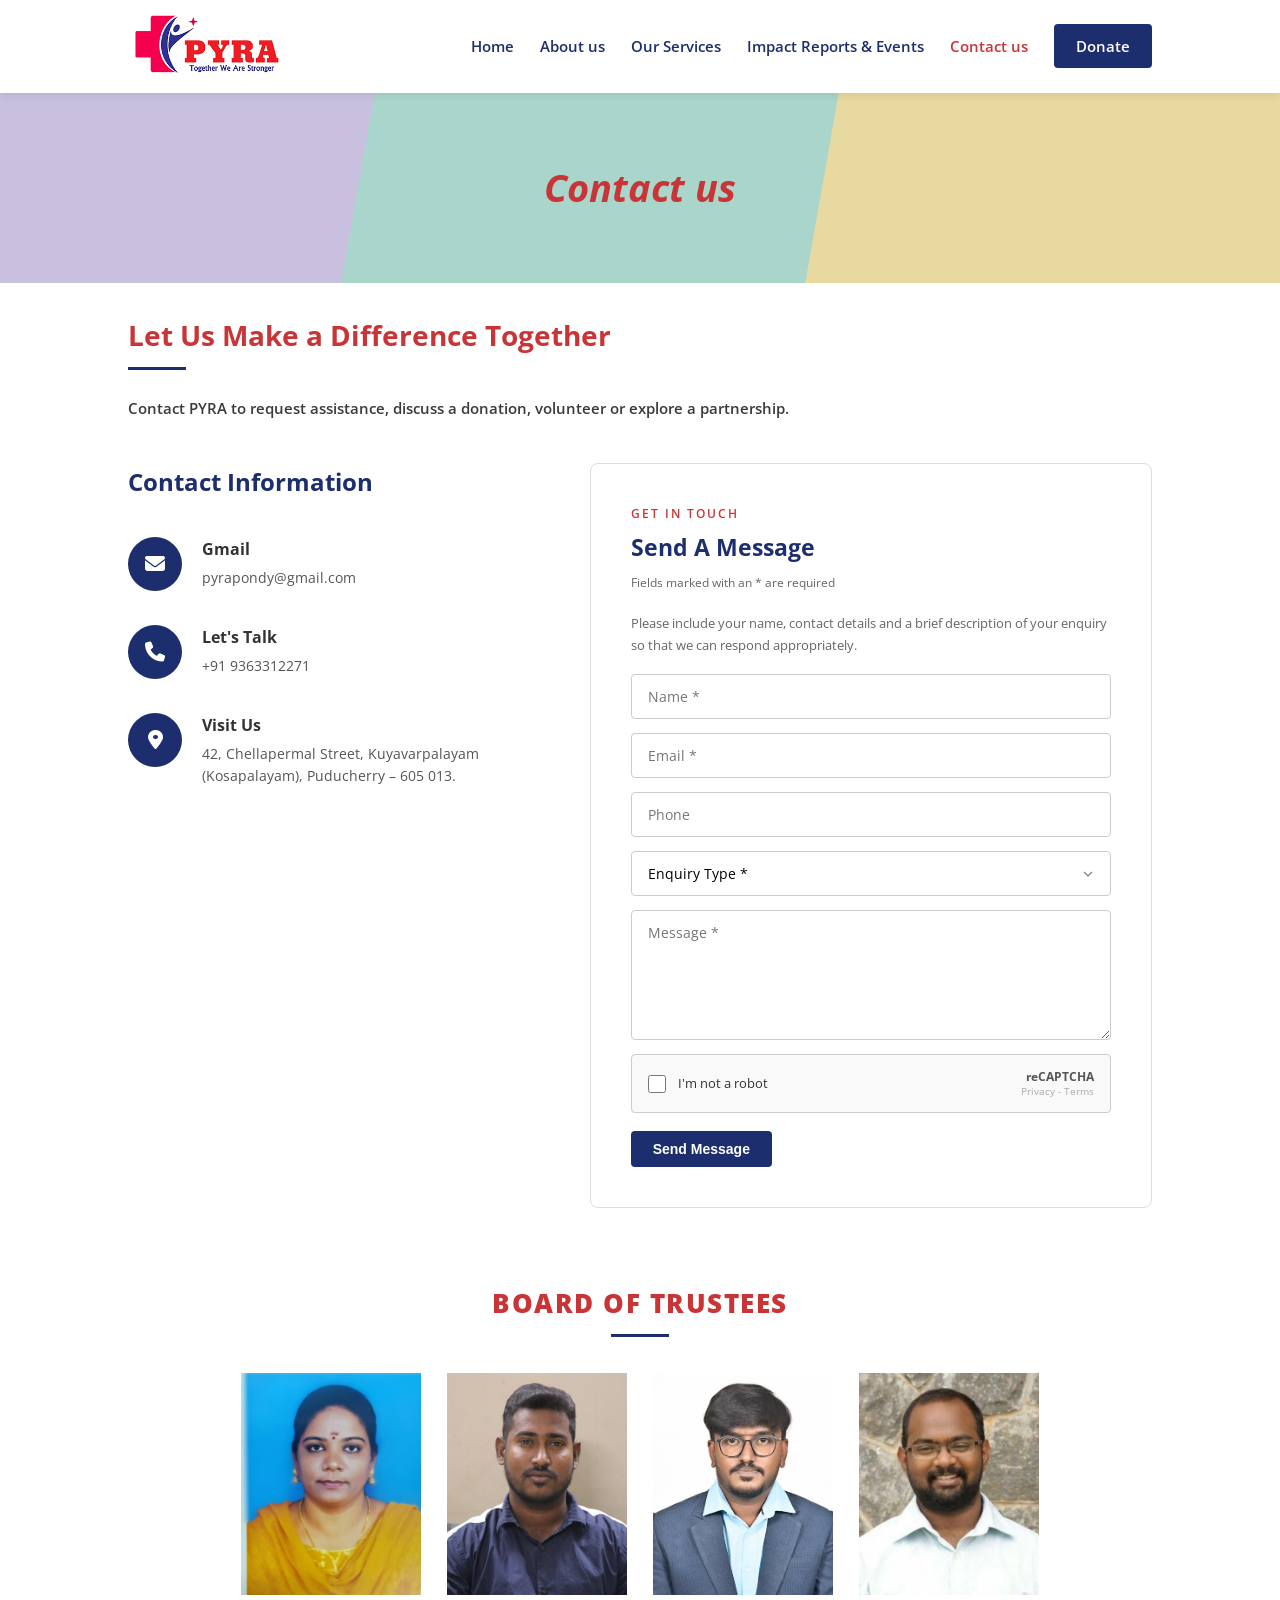
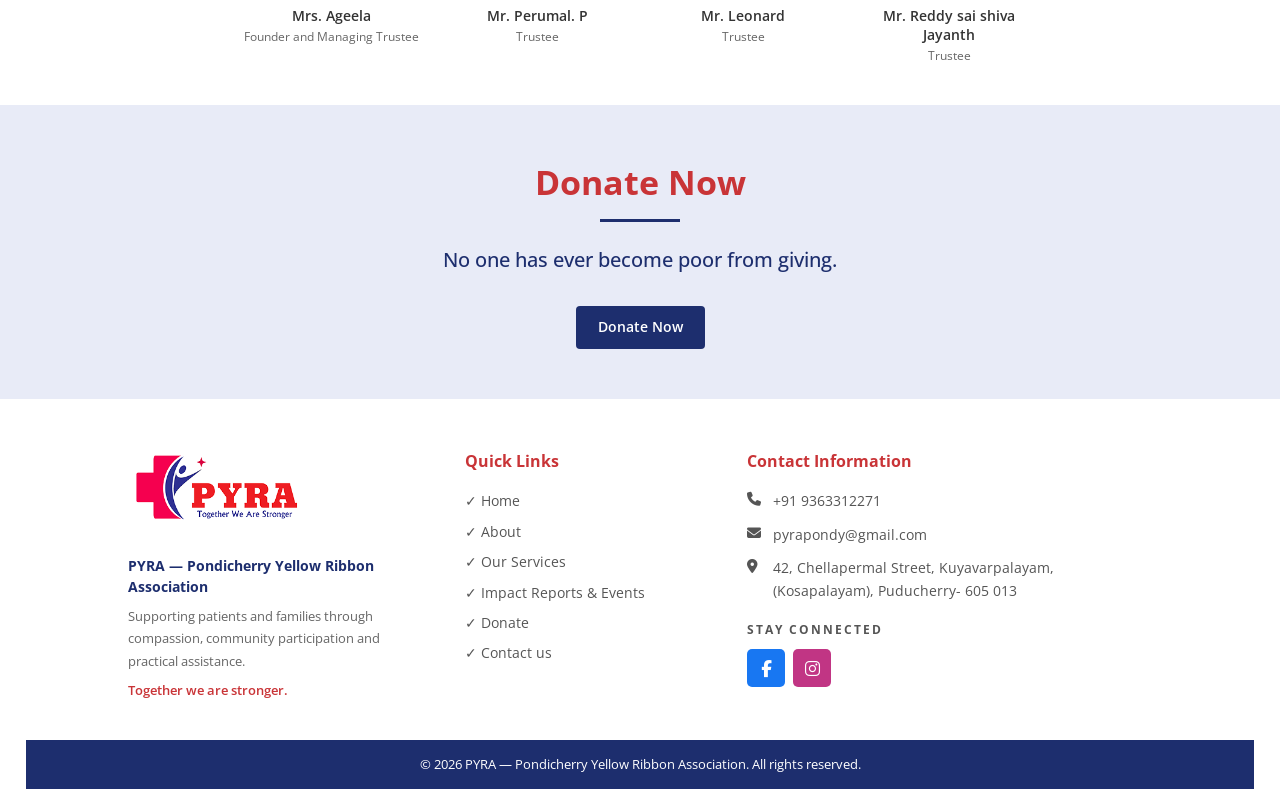
<file: contact.html>
<!DOCTYPE html>
<html lang="en">
<head>
  <meta charset="UTF-8">
  <meta name="viewport" content="width=device-width, initial-scale=1.0">
  <title>Contact Us - PYRA Foundation</title>
  <link rel="preconnect" href="https://fonts.googleapis.com">
  <link rel="preconnect" href="https://fonts.gstatic.com" crossorigin>
  <link href="https://fonts.googleapis.com/css2?family=Open+Sans:ital,wght@0,400;0,600;0,700;0,800;1,400;1,600;1,700&display=swap" rel="stylesheet">
  <link rel="stylesheet" href="https://cdnjs.cloudflare.com/ajax/libs/font-awesome/6.4.0/css/all.min.css">
  <link rel="stylesheet" href="css/style.css">
</head>
<body>

  <!-- HEADER -->
  <header>
    <div class="logo">
      <a href="index.html">
        <img src="images/cropped-pyra.png" alt="PYRA Foundation Logo">
      </a>
    </div>
    <nav>
      <a href="index.html">Home</a>
      <a href="about.html">About us</a>
      <a href="services.html">Our Services</a>
      <a href="events.html">Impact Reports &amp; Events</a>
      <a href="contact.html" class="active">Contact us</a>
      <a href="donate.html" class="btn-donate">Donate</a>
    </nav>
  </header>

  <!-- PAGE BANNER -->
  <section class="page-banner">
    <div class="banner-shape shape-purple"></div>
    <div class="banner-shape shape-teal"></div>
    <div class="banner-shape shape-yellow"></div>
    <h1 class="banner-title">Contact us</h1>
  </section>

  <!-- INTRO -->
  <section class="section contact-intro-section">
    <h2 class="section-title">Let Us Make a Difference Together</h2>
    <div class="section-underline"></div>
    <p class="services-full-text future-intro">
      Contact PYRA to request assistance, discuss a donation, volunteer or explore a partnership.
    </p>
  </section>

  <!-- CONTACT LAYOUT -->
  <div class="contact-layout">

    <!-- LEFT: Contact Information -->
    <div class="contact-info">
      <h2>Contact Information</h2>

      <div class="contact-info-item">
        <div class="contact-icon-wrap">
          <i class="fas fa-envelope"></i>
        </div>
        <div>
          <h4>Gmail</h4>
          <p>pyrapondy@gmail.com</p>
        </div>
      </div>

      <div class="contact-info-item">
        <div class="contact-icon-wrap">
          <i class="fas fa-phone"></i>
        </div>
        <div>
          <h4>Let's Talk</h4>
          <p>+91 9363312271</p>
        </div>
      </div>

      <div class="contact-info-item">
        <div class="contact-icon-wrap">
          <i class="fas fa-map-marker-alt"></i>
        </div>
        <div>
          <h4>Visit Us</h4>
          <p>42, Chellapermal Street, Kuyavarpalayam (Kosapalayam), Puducherry &ndash; 605 013.</p>
        </div>
      </div>
    </div>

    <!-- RIGHT: Contact Form -->
    <div class="contact-form-box">
      <p class="form-tag">GET IN TOUCH</p>
      <h3 class="form-headline">Send A Message</h3>
      <p class="form-note">Fields marked with an * are required</p>
      <p class="form-helper">Please include your name, contact details and a brief description of your enquiry so that we can respond appropriately.</p>

      <form id="contactForm" onsubmit="submitContactForm(event)">
        <input type="text"  id="cName"    class="form-input" placeholder="Name *"    required>
        <input type="email" id="cEmail"   class="form-input" placeholder="Email *"   required>
        <input type="tel"   id="cPhone"   class="form-input" placeholder="Phone">
        <select id="cType" class="form-input" required>
          <option value="" disabled selected>Enquiry Type *</option>
          <option>Request assistance</option>
          <option>Donation enquiry</option>
          <option>Volunteering</option>
          <option>Partnership</option>
          <option>Other</option>
        </select>
        <textarea           id="cMessage" class="form-input" placeholder="Message *" required></textarea>

        <div class="captcha-mock">
          <input type="checkbox" id="notRobot">
          <label for="notRobot">I'm not a robot</label>
          <div class="captcha-logo">
            <span>reCAPTCHA</span>
            Privacy - Terms
          </div>
        </div>

        <button type="submit" class="btn-primary">Send Message</button>
      </form>
      <div id="contactSuccess" style="display:none; margin-top:16px; color:green; font-weight:600;">
        Thank you for contacting PYRA. Your message has been received. Our team will respond as soon as possible.
      </div>

      <script>
      function submitContactForm(e) {
        e.preventDefault();
        var name    = document.getElementById('cName').value;
        var email   = document.getElementById('cEmail').value;
        var phone   = document.getElementById('cPhone').value;
        var type    = document.getElementById('cType').value;
        var message = document.getElementById('cMessage').value;
        var body    = 'Name: ' + name + '\nEmail: ' + email + '\nPhone: ' + phone + '\nEnquiry Type: ' + type + '\nMessage: ' + message;
        var subject = 'PYRA Foundation Contact - ' + name;
        window.location.href = 'mailto:pyrapondy@gmail.com?subject=' + encodeURIComponent(subject) + '&body=' + encodeURIComponent(body);
        document.getElementById('contactSuccess').style.display = 'block';
        document.getElementById('contactForm').reset();
      }
      </script>
    </div>

  </div>

  <!-- BOARD OF TRUSTEES -->
  <section class="trustees-section">
    <h2 class="trustees-title">BOARD OF TRUSTEES</h2>
    <div class="trustees-underline"></div>
    <div class="trustees-row">
      <div class="trustee-card">
        <img src="images/20230122_155401_4-1.jpg" alt="Mrs. Ageela">
        <h4>Mrs. Ageela</h4>
        <p>Founder and Managing Trustee</p>
      </div>
      <div class="trustee-card">
        <img src="images/image2.jpg" alt="Mr. Perumal. P">
        <h4>Mr. Perumal. P</h4>
        <p>Trustee</p>
      </div>
      <div class="trustee-card">
        <img src="images/IMG-20221021-WA0012.jpg" alt="Mr. Leonard">
        <h4>Mr. Leonard</h4>
        <p>Trustee</p>
      </div>
      <div class="trustee-card">
        <img src="images/image1.jpg" alt="Mr. Reddy sai shiva Jayanth">
        <h4>Mr. Reddy sai shiva Jayanth</h4>
        <p>Trustee</p>
      </div>
    </div>
  </section>

  <!-- DONATE NOW -->
  <section class="donate-section" id="donate">
    <h2>Donate Now</h2>
    <div class="donate-underline"></div>
    <p>No one has ever become poor from giving.</p>
    <a href="donate.html" class="btn-primary">Donate Now</a>
  </section>

  <!-- FOOTER -->
  <footer>
    <div class="footer-grid">
      <div class="footer-logo">
        <img src="images/pyra-removebg-preview.png" alt="PYRA Foundation">
        <p class="footer-org">PYRA &mdash; Pondicherry Yellow Ribbon Association</p>
        <p class="footer-tagline">Supporting patients and families through compassion, community participation and practical assistance.</p>
        <p class="footer-motto">Together we are stronger.</p>
      </div>
      <div class="footer-links">
        <h3>Quick Links</h3>
        <ul>
          <li><a href="index.html">Home</a></li>
          <li><a href="about.html">About</a></li>
          <li><a href="services.html">Our Services</a></li>
          <li><a href="events.html">Impact Reports &amp; Events</a></li>
          <li><a href="donate.html">Donate</a></li><li><a href="contact.html">Contact us</a></li>
        </ul>
      </div>
      <div class="footer-contact-col">
        <h3>Contact Information</h3>
        <div class="footer-contact-item">
          <i class="fas fa-phone"></i>
          <span>+91 9363312271</span>
        </div>
        <div class="footer-contact-item">
          <i class="fas fa-envelope"></i>
          <span>pyrapondy@gmail.com</span>
        </div>
        <div class="footer-contact-item">
          <i class="fas fa-map-marker-alt"></i>
          <span>42, Chellapermal Street, Kuyavarpalayam, (Kosapalayam), Puducherry- 605 013</span>
        </div>
        <div class="stay-connected">
          <p>STAY CONNECTED</p>
          <div class="social-icons">
            <a href="https://www.facebook.com/pyrapondy?mibextid=ZbWKwLb" class="social-icon fb" aria-label="Facebook"><i class="fab fa-facebook-f"></i></a>
            <a href="https://www.instagram.com/pyrapondy" class="social-icon ig" aria-label="Instagram"><i class="fab fa-instagram"></i></a>
          </div>
        </div>
      </div>
    </div>
    <div class="footer-bottom">
      &copy; 2026 PYRA &mdash; Pondicherry Yellow Ribbon Association. All rights reserved.
    </div>
  </footer>

</body>
</html>
</file>
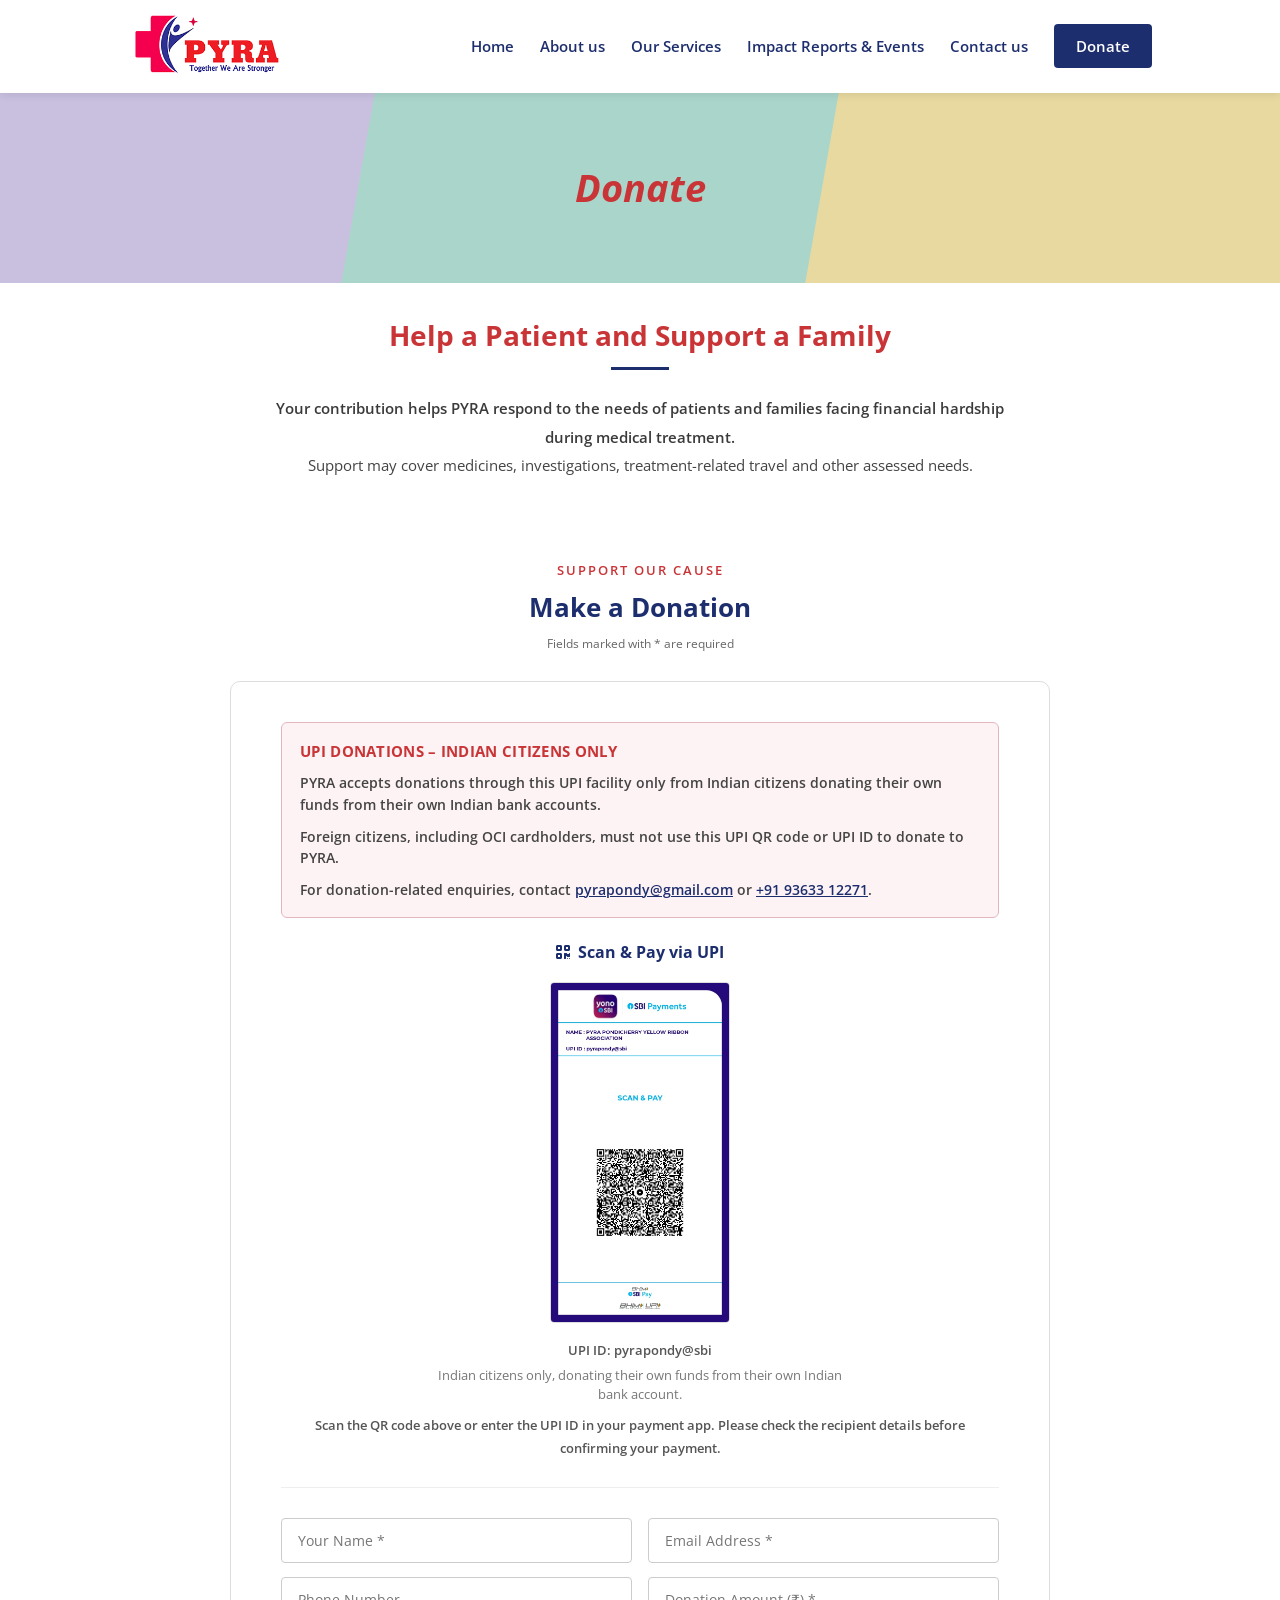
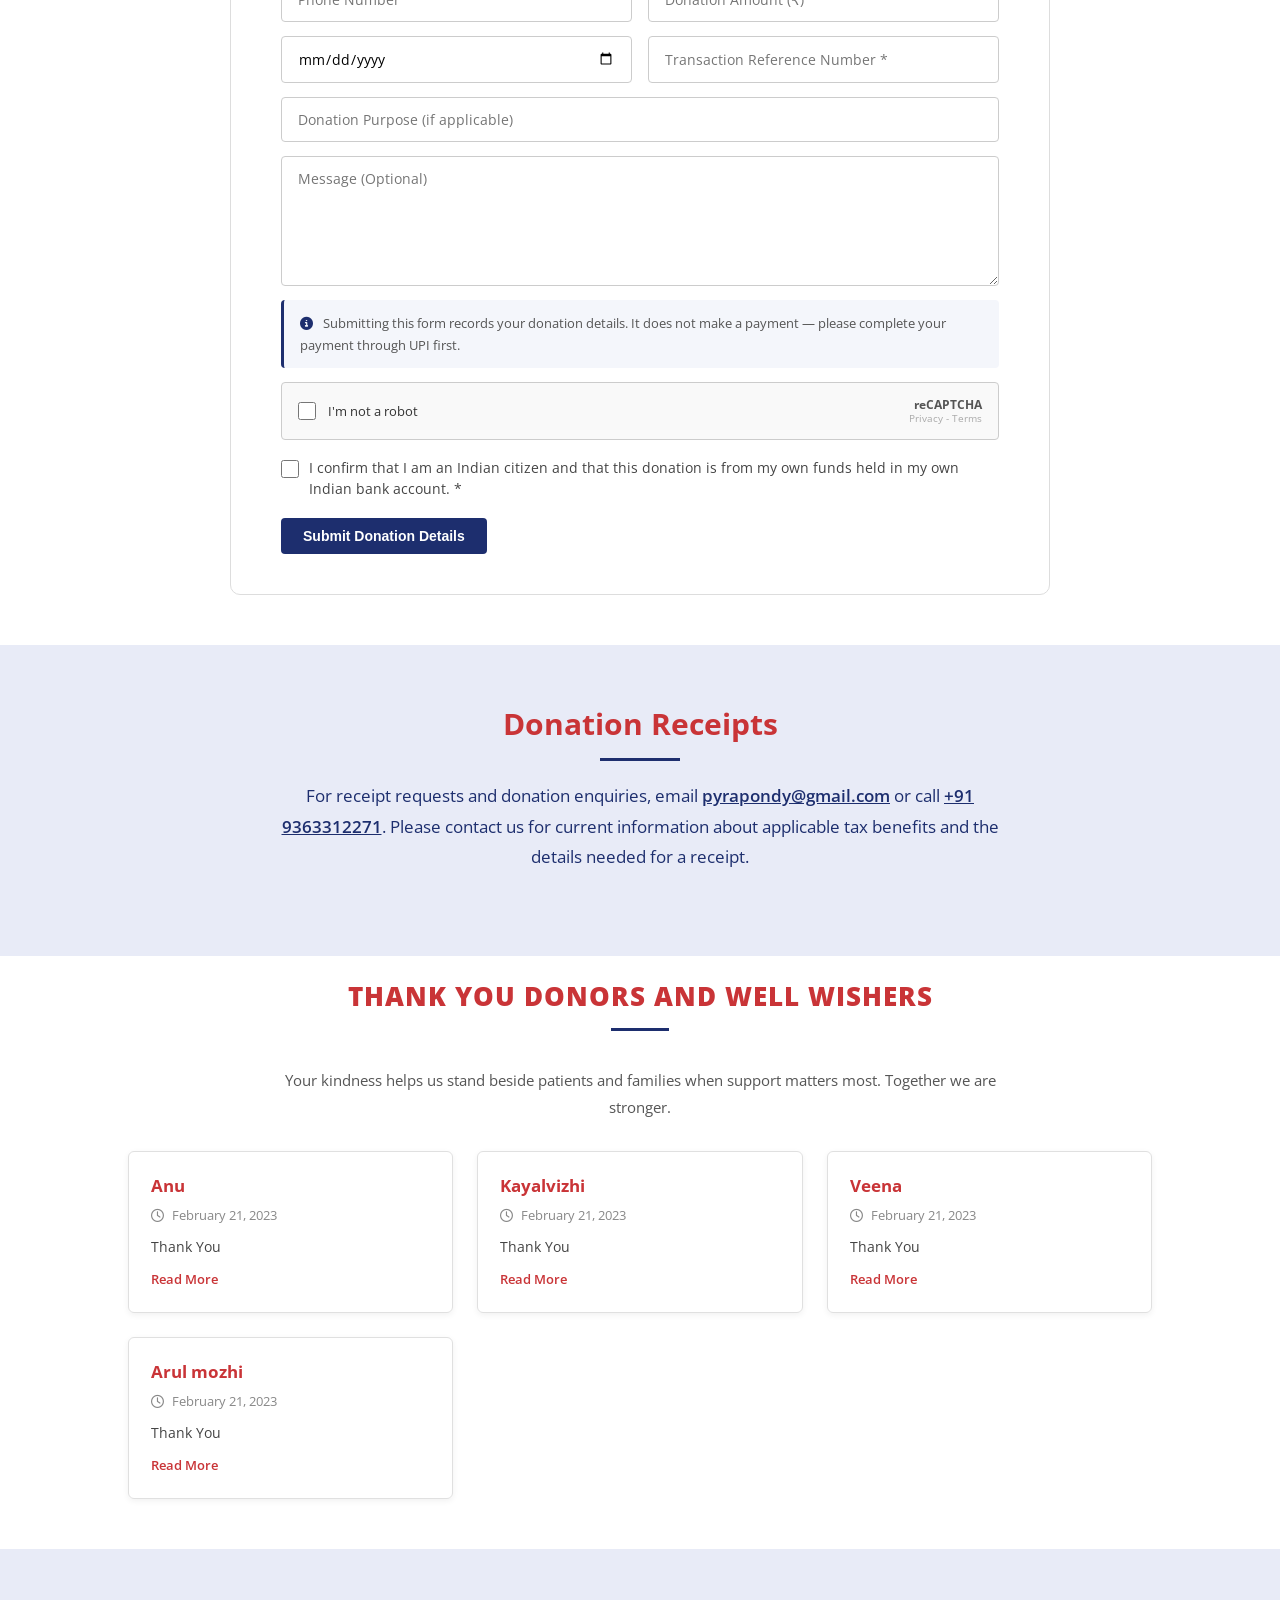
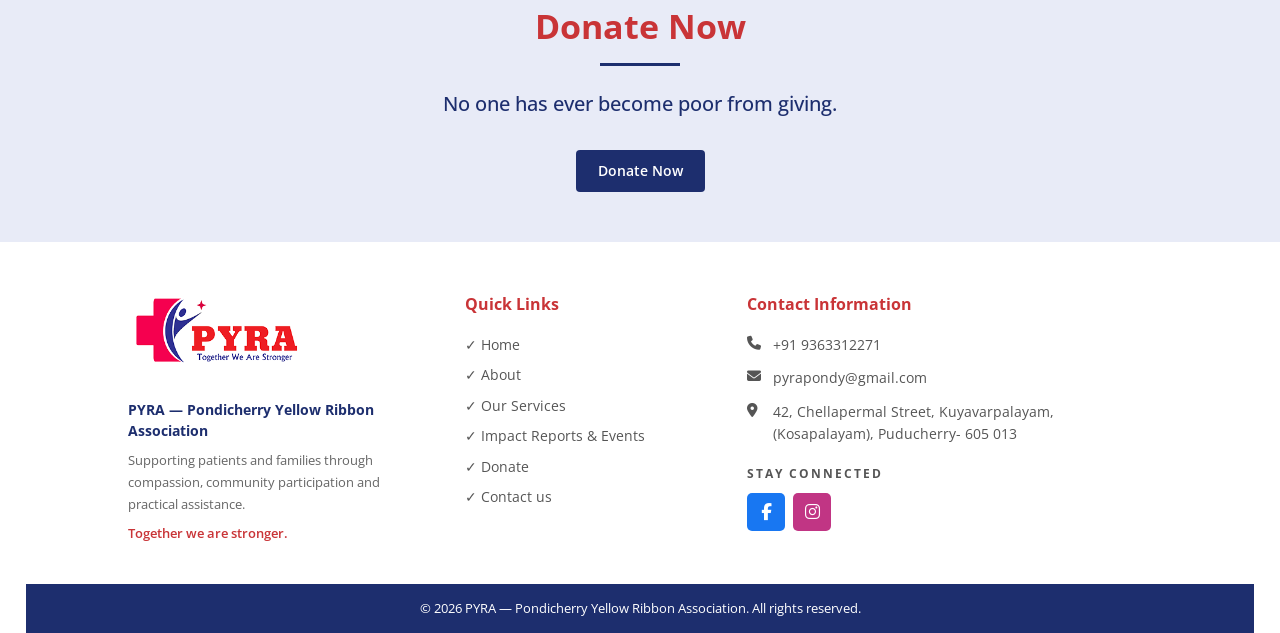
<file: donate.html>
<!DOCTYPE html>
<html lang="en">
<head>
  <meta charset="UTF-8">
  <meta name="viewport" content="width=device-width, initial-scale=1.0">
  <title>Donate - PYRA Foundation</title>
  <link rel="preconnect" href="https://fonts.googleapis.com">
  <link rel="preconnect" href="https://fonts.gstatic.com" crossorigin>
  <link href="https://fonts.googleapis.com/css2?family=Open+Sans:ital,wght@0,400;0,600;0,700;0,800;1,400;1,600;1,700&display=swap" rel="stylesheet">
  <link rel="stylesheet" href="https://cdnjs.cloudflare.com/ajax/libs/font-awesome/6.4.0/css/all.min.css">
  <link rel="stylesheet" href="css/style.css">
  <style>
    /* ===== DONATE PAGE ===== */
    .donate-form-section { padding: 50px 10%; }

    .donate-form-section .form-tag {
      text-align: center; color: var(--red); font-size: 13px;
      letter-spacing: 2px; font-weight: 600; margin-bottom: 6px;
    }

    .donate-form-section .form-headline {
      text-align: center; color: var(--navy); font-size: 26px;
      font-weight: 700; margin-bottom: 6px;
    }

    .donate-form-section .form-note {
      text-align: center; font-size: 12px; color: #666; margin-bottom: 28px;
    }

    .donate-form-inner {
      max-width: 820px;
      margin: 0 auto;
      border: 1px solid #ddd;
      border-radius: 10px;
      padding: 40px 50px;
    }

    .donate-row { display: grid; grid-template-columns: 1fr 1fr; gap: 16px; }

    .form-input {
      display: block; width: 100%;
      padding: 12px 16px; border: 1px solid #ccc; border-radius: 4px;
      margin-bottom: 14px; font-size: 14px; font-family: inherit;
      outline: none; transition: border-color 0.2s;
    }
    .form-input:focus { border-color: var(--navy); }
    textarea.form-input { height: 130px; resize: vertical; }

    .captcha-mock {
      display: flex; align-items: center; gap: 12px;
      border: 1px solid #ccc; border-radius: 4px; padding: 14px 16px;
      margin-bottom: 18px; background: #f9f9f9; font-size: 13px;
    }
    .captcha-mock input[type="checkbox"] { width: 18px; height: 18px; }
    .captcha-logo { margin-left: auto; text-align: right; font-size: 10px; color: #aaa; }
    .captcha-logo span { display: block; font-size: 12px; font-weight: 700; color: #555; }

    /* UPI section */
    .upi-section {
      text-align: center; margin-bottom: 30px;
      padding-bottom: 28px; border-bottom: 1px solid #eee;
    }
    .upi-section h4 { color: var(--navy); font-size: 16px; margin-bottom: 16px; font-weight: 700; }
    .upi-section img { width: 180px; height: auto; border: 1px solid #ddd; border-radius: 4px; }
    .upi-section p { margin-top: 10px; font-size: 13px; color: #555; font-weight: 600; }

    /* UPI citizenship notice */
    .upi-notice {
      text-align: left;
      border: 1px solid #e3b7bd;
      background: #fdf3f4;
      border-radius: 6px;
      padding: 16px 18px;
      margin-bottom: 22px;
    }
    .upi-notice h5 {
      color: var(--red); font-size: 15px; font-weight: 700;
      margin-bottom: 8px; text-transform: uppercase; letter-spacing: 0.3px;
    }
    .upi-notice p { font-size: 13.5px; color: #444; line-height: 1.6; margin-bottom: 8px; }
    .upi-notice p:last-child { margin-bottom: 0; }
    .upi-notice a { color: var(--navy); font-weight: 600; }

    .upi-section .upi-id-note {
      font-size: 12.5px; color: #777; font-weight: 400;
      max-width: 420px; margin: 6px auto 0; line-height: 1.5;
    }

    /* Donor declaration */
    .donor-declaration {
      display: flex; align-items: flex-start; gap: 10px;
      margin-bottom: 18px;
    }
    .donor-declaration input[type="checkbox"] {
      width: 18px; height: 18px; margin-top: 2px; flex-shrink: 0;
    }
    .donor-declaration label { font-size: 13.5px; color: #444; line-height: 1.55; }

    /* Thank You to Our Donors */
    .thankyou-section { padding: 20px 10% 50px; }

    .thankyou-title {
      text-align: center; color: var(--red); font-size: 26px;
      font-weight: 800; letter-spacing: 1px; margin-bottom: 10px;
    }

    .thankyou-underline { width: 58px; height: 3px; background: var(--navy); margin: 0 auto 36px; }

    .donors-grid {
      display: grid;
      grid-template-columns: repeat(3, 1fr);
      gap: 24px;
    }

    .donor-card {
      border: 1px solid #e0e0e0;
      border-radius: 6px;
      padding: 20px 22px;
      box-shadow: 0 2px 6px rgba(0,0,0,0.06);
    }

    .donor-card h4 {
      color: var(--red); font-size: 17px; font-weight: 700; margin-bottom: 6px;
    }

    .donor-card .donor-date {
      font-size: 13px; color: #888; margin-bottom: 10px;
    }

    .donor-card .donor-date i { margin-right: 5px; }

    .donor-card .donor-msg { font-size: 14px; color: #444; margin-bottom: 8px; }

    .donor-card a {
      color: var(--red); font-size: 13px; font-weight: 600; text-decoration: none;
    }
    .donor-card a:hover { text-decoration: underline; }
  </style>
</head>
<body>

  <!-- HEADER -->
  <header>
    <div class="logo">
      <a href="index.html">
        <img src="images/cropped-pyra.png" alt="PYRA Foundation Logo">
      </a>
    </div>
    <nav>
      <a href="index.html">Home</a>
      <a href="about.html">About us</a>
      <a href="services.html">Our Services</a>
      <a href="events.html">Impact Reports &amp; Events</a>
      <a href="contact.html">Contact us</a>
      <a href="donate.html" class="btn-donate">Donate</a>
    </nav>
  </header>

  <!-- PAGE BANNER -->
  <section class="page-banner">
    <div class="banner-shape shape-purple"></div>
    <div class="banner-shape shape-teal"></div>
    <div class="banner-shape shape-yellow"></div>
    <h1 class="banner-title">Donate</h1>
  </section>

  <!-- HELP A PATIENT -->
  <section class="section donate-intro">
    <h2 class="section-title">Help a Patient and Support a Family</h2>
    <div class="section-underline"></div>
    <p class="services-full-text future-intro">
      Your contribution helps PYRA respond to the needs of patients and families facing financial hardship during medical treatment.
    </p>
    <p class="services-full-text">
      Support may cover medicines, investigations, treatment-related travel and other assessed needs.
    </p>
  </section>

  <!-- DONATION FORM -->
  <section class="donate-form-section">
    <p class="form-tag">SUPPORT OUR CAUSE</p>
    <h3 class="form-headline">Make a Donation</h3>
    <p class="form-note">Fields marked with * are required</p>

    <div class="donate-form-inner">
      <!-- UPI QR Code -->
      <div class="upi-section">
        <div class="upi-notice">
          <h5>UPI Donations &ndash; Indian Citizens Only</h5>
          <p>PYRA accepts donations through this UPI facility only from Indian citizens donating their own funds from their own Indian bank accounts.</p>
          <p>Foreign citizens, including OCI cardholders, must not use this UPI QR code or UPI ID to donate to PYRA.</p>
          <p>For donation-related enquiries, contact <a href="mailto:pyrapondy@gmail.com">pyrapondy@gmail.com</a> or <a href="tel:+919363312271">+91 93633 12271</a>.</p>
        </div>
        <h4><i class="fas fa-qrcode"></i> &nbsp;Scan &amp; Pay via UPI</h4>
        <img src="images/IMG-20221010-WA0000.jpg" alt="UPI QR Code - pyrapondy@sbi">
        <p>UPI ID: pyrapondy@sbi</p>
        <p class="upi-id-note">Indian citizens only, donating their own funds from their own Indian bank account.</p>
        <p class="upi-howto">Scan the QR code above or enter the UPI ID in your payment app. Please check the recipient details before confirming your payment.</p>
      </div>

      <!-- Donation Form -->
      <form id="donateForm" onsubmit="submitDonateForm(event)">
        <div class="donate-row">
          <input type="text"  id="dName"   class="form-input" placeholder="Your Name *" required>
          <input type="email" id="dEmail"  class="form-input" placeholder="Email Address *" required>
        </div>
        <div class="donate-row">
          <input type="tel"   id="dPhone"  class="form-input" placeholder="Phone Number">
          <input type="text"  id="dAmount" class="form-input" placeholder="Donation Amount (₹) *" required>
        </div>
        <div class="donate-row">
          <input type="date"  id="dDate"   class="form-input" placeholder="Date of Donation *" required>
          <input type="text"  id="dRef"    class="form-input" placeholder="Transaction Reference Number *" required>
        </div>
        <input type="text" id="dPurpose" class="form-input" placeholder="Donation Purpose (if applicable)">
        <textarea id="dMessage" class="form-input" placeholder="Message (Optional)"></textarea>

        <p class="form-inline-note">
          <i class="fas fa-circle-info"></i>
          Submitting this form records your donation details. It does not make a payment &mdash; please complete your payment through UPI first.
        </p>

        <div class="captcha-mock">
          <input type="checkbox" id="dRobot">
          <label for="dRobot">I'm not a robot</label>
          <div class="captcha-logo">
            <span>reCAPTCHA</span>
            Privacy - Terms
          </div>
        </div>

        <div class="donor-declaration">
          <input type="checkbox" id="dCitizen" required>
          <label for="dCitizen">I confirm that I am an Indian citizen and that this donation is from my own funds held in my own Indian bank account. *</label>
        </div>

        <button type="submit" class="btn-primary">Submit Donation Details</button>
      </form>
      <div id="donateSuccess" style="display:none; margin-top:16px; color:green; font-weight:600; text-align:center;">
        Thank you! Your donation details have been recorded and our team will be in touch soon.
      </div>
    </div>
  </section>

  <!-- DONATION RECEIPTS -->
  <section class="contribution-section">
    <h2>Donation Receipts</h2>
    <div class="contribution-underline"></div>
    <p>For receipt requests and donation enquiries, email <a href="mailto:pyrapondy@gmail.com" class="inline-link">pyrapondy@gmail.com</a> or call <a href="tel:+919363312271" class="inline-link">+91 9363312271</a>. Please contact us for current information about applicable tax benefits and the details needed for a receipt.</p>
  </section>

  <!-- THANK YOU TO OUR DONORS -->
  <section class="thankyou-section">
    <h2 class="thankyou-title">THANK YOU DONORS AND WELL WISHERS</h2>
    <div class="thankyou-underline"></div>
    <p class="thankyou-intro">Your kindness helps us stand beside patients and families when support matters most. Together we are stronger.</p>
    <div class="donors-grid">
      <div class="donor-card">
        <h4>Anu</h4>
        <p class="donor-date"><i class="far fa-clock"></i> February 21, 2023</p>
        <p class="donor-msg">Thank You</p>
        <a href="#">Read More</a>
      </div>
      <div class="donor-card">
        <h4>Kayalvizhi</h4>
        <p class="donor-date"><i class="far fa-clock"></i> February 21, 2023</p>
        <p class="donor-msg">Thank You</p>
        <a href="#">Read More</a>
      </div>
      <div class="donor-card">
        <h4>Veena</h4>
        <p class="donor-date"><i class="far fa-clock"></i> February 21, 2023</p>
        <p class="donor-msg">Thank You</p>
        <a href="#">Read More</a>
      </div>
      <div class="donor-card">
        <h4>Arul mozhi</h4>
        <p class="donor-date"><i class="far fa-clock"></i> February 21, 2023</p>
        <p class="donor-msg">Thank You</p>
        <a href="#">Read More</a>
      </div>
    </div>
  </section>

  <!-- DONATE NOW CTA -->
  <section class="donate-section">
    <h2>Donate Now</h2>
    <div class="donate-underline"></div>
    <p>No one has ever become poor from giving.</p>
    <a href="#" class="btn-primary" onclick="window.scrollTo({top:0,behavior:'smooth'}); return false;">Donate Now</a>
  </section>

  <!-- FOOTER -->
  <footer>
    <div class="footer-grid">
      <div class="footer-logo">
        <img src="images/pyra-removebg-preview.png" alt="PYRA Foundation">
        <p class="footer-org">PYRA &mdash; Pondicherry Yellow Ribbon Association</p>
        <p class="footer-tagline">Supporting patients and families through compassion, community participation and practical assistance.</p>
        <p class="footer-motto">Together we are stronger.</p>
      </div>
      <div class="footer-links">
        <h3>Quick Links</h3>
        <ul>
          <li><a href="index.html">Home</a></li>
          <li><a href="about.html">About</a></li>
          <li><a href="services.html">Our Services</a></li>
          <li><a href="events.html">Impact Reports &amp; Events</a></li>
          <li><a href="donate.html">Donate</a></li><li><a href="contact.html">Contact us</a></li>
        </ul>
      </div>
      <div class="footer-contact-col">
        <h3>Contact Information</h3>
        <div class="footer-contact-item"><i class="fas fa-phone"></i><span>+91 9363312271</span></div>
        <div class="footer-contact-item"><i class="fas fa-envelope"></i><span>pyrapondy@gmail.com</span></div>
        <div class="footer-contact-item"><i class="fas fa-map-marker-alt"></i><span>42, Chellapermal Street, Kuyavarpalayam, (Kosapalayam), Puducherry- 605 013</span></div>
        <div class="stay-connected">
          <p>STAY CONNECTED</p>
          <div class="social-icons">
            <a href="https://www.facebook.com/pyrapondy?mibextid=ZbWKwLb" class="social-icon fb" aria-label="Facebook"><i class="fab fa-facebook-f"></i></a>
            <a href="https://www.instagram.com/pyrapondy" class="social-icon ig" aria-label="Instagram"><i class="fab fa-instagram"></i></a>
          </div>
        </div>
      </div>
    </div>
    <div class="footer-bottom">&copy; 2026 PYRA &mdash; Pondicherry Yellow Ribbon Association. All rights reserved.</div>
  </footer>

  <script>
  function submitDonateForm(e) {
    e.preventDefault();
    var name    = document.getElementById('dName').value;
    var email   = document.getElementById('dEmail').value;
    var phone   = document.getElementById('dPhone').value;
    var amount  = document.getElementById('dAmount').value;
    var date    = document.getElementById('dDate').value;
    var ref     = document.getElementById('dRef').value;
    var purpose = document.getElementById('dPurpose').value;
    var message = document.getElementById('dMessage').value;
    var body    = 'Donor Name: ' + name +
                  '\nEmail: ' + email +
                  '\nPhone: ' + phone +
                  '\nDonation Amount: ₹' + amount +
                  '\nDate of Donation: ' + date +
                  '\nTransaction Reference Number: ' + ref +
                  '\nDonation Purpose: ' + purpose +
                  '\nMessage: ' + message +
                  '\nDeclaration: Donor confirmed Indian citizenship and that the donation is from their own funds held in their own Indian bank account.';
    var subject = 'PYRA Foundation Donation - ' + name;
    window.location.href = 'mailto:pyrapondy@gmail.com?subject=' + encodeURIComponent(subject) + '&body=' + encodeURIComponent(body);
    document.getElementById('donateSuccess').style.display = 'block';
    document.getElementById('donateForm').reset();
  }
  </script>

</body>
</html>
</file>
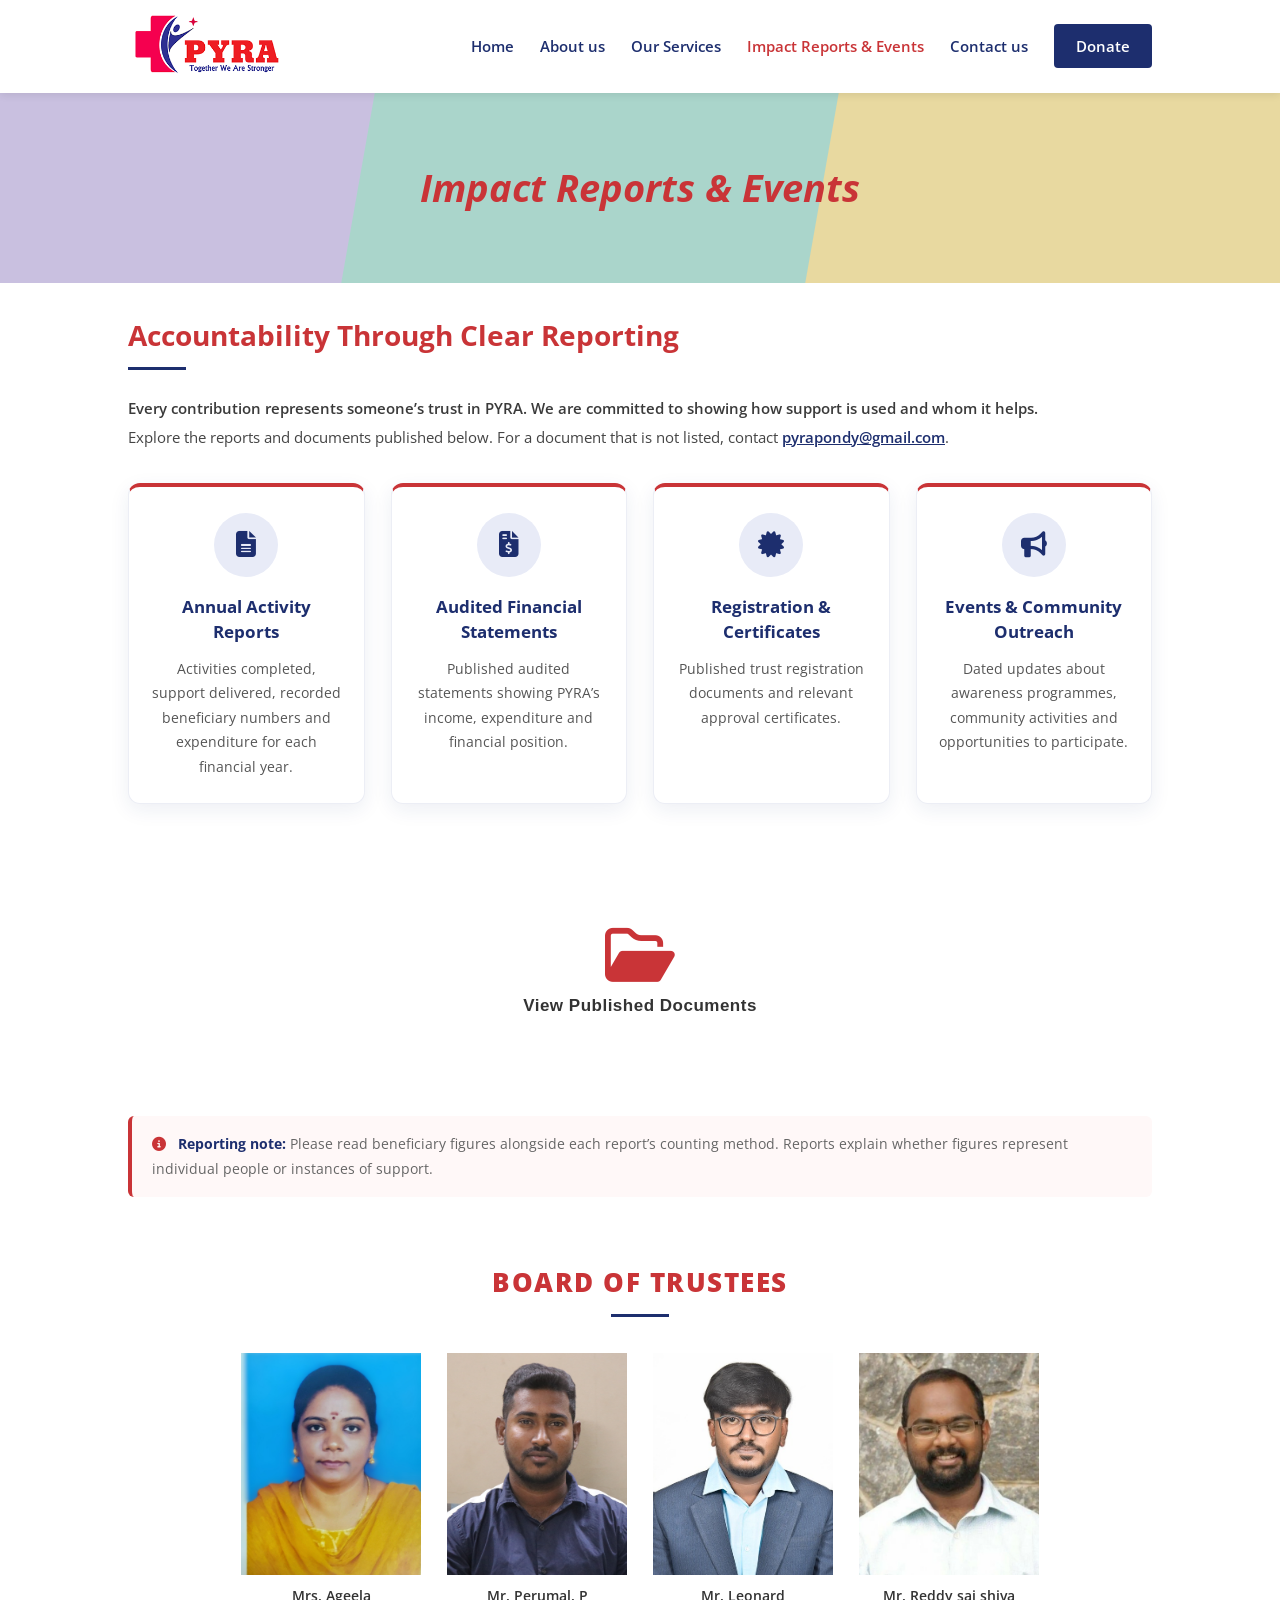
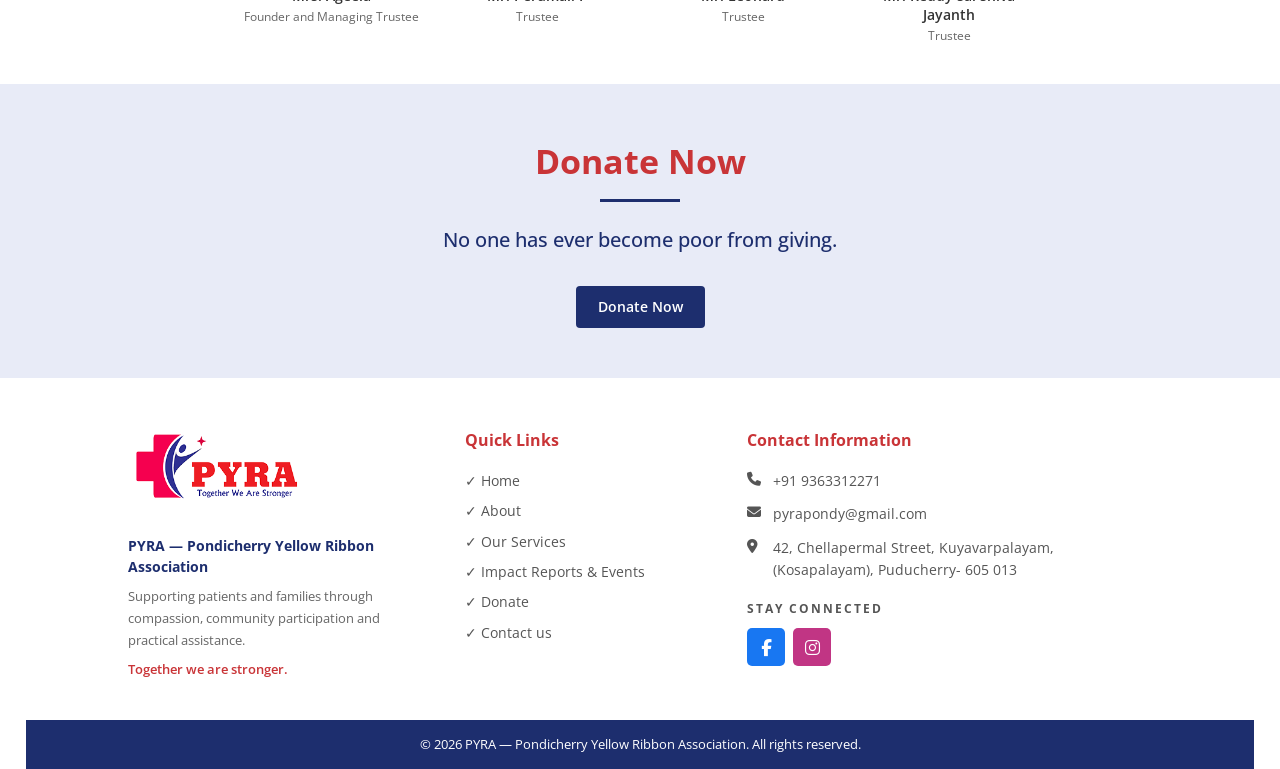
<file: events.html>
<!DOCTYPE html>
<html lang="en">
<head>
  <meta charset="UTF-8">
  <meta name="viewport" content="width=device-width, initial-scale=1.0">
  <title>Impact Reports &amp; Events - PYRA Foundation</title>
  <link rel="preconnect" href="https://fonts.googleapis.com">
  <link href="https://fonts.googleapis.com/css2?family=Open+Sans:ital,wght@0,400;0,600;0,700;0,800;1,400;1,600;1,700&display=swap" rel="stylesheet">
  <link rel="stylesheet" href="https://cdnjs.cloudflare.com/ajax/libs/font-awesome/6.4.0/css/all.min.css">
  <link rel="stylesheet" href="css/style.css">
  <style>
    /* Reports icon entry */
    .reports-entry{padding:60px 10% 50px;text-align:center}
    .reports-icon-btn{
      display:inline-flex;flex-direction:column;align-items:center;gap:10px;
      cursor:pointer;border:none;background:none;padding:20px 32px;
      border-radius:10px;transition:background .2s;
    }
    .reports-icon-btn:hover{background:#f5f5f5}
    .reports-icon-btn i{font-size:62px;color:var(--red)}
    .reports-icon-btn span{font-size:17px;font-weight:700;color:#333;letter-spacing:.5px}

    /* File manager (hidden by default) */
    .reports-manager{padding:0 10% 50px;display:none}
    .reports-manager.open{display:block}
    .fm-back{display:inline-flex;align-items:center;gap:7px;cursor:pointer;color:var(--navy);font-size:14px;font-weight:600;margin-bottom:22px;border:none;background:none;padding:0}
    .fm-back:hover{text-decoration:underline}

    /* Folder grid view */
    .folders-grid{display:grid;grid-template-columns:repeat(auto-fill,minmax(150px,1fr));gap:20px}
    .folder-card{
      display:flex;flex-direction:column;align-items:center;gap:10px;
      padding:24px 16px 18px;border:1px solid #e8e8e8;border-radius:10px;
      cursor:pointer;transition:box-shadow .2s,border-color .2s;background:#fff;
    }
    .folder-card:hover{box-shadow:0 4px 14px rgba(0,0,0,.1);border-color:var(--navy)}
    .folder-card i{font-size:48px;color:#f0a500}
    .folder-card span{font-size:13px;font-weight:600;color:#444;text-align:center;word-break:break-word;line-height:1.4}
    .no-folders{padding:50px;text-align:center;color:#bbb;font-size:14px}
    .no-folders i{font-size:48px;display:block;margin-bottom:12px;color:#e0e0e0}

    /* Files list inside folder */
    .files-section{display:none}
    .files-section.open{display:block}
    .folders-section{display:block}
    .folders-section.hidden{display:none}

    .files-grid{display:grid;grid-template-columns:repeat(auto-fill,minmax(140px,1fr));gap:16px;margin-top:8px}
    .file-card{
      border:1px solid #e0e0e0;border-radius:8px;padding:20px 12px 14px;
      text-align:center;cursor:pointer;transition:box-shadow .2s,border-color .2s;background:#fff;
    }
    .file-card:hover{box-shadow:0 4px 14px rgba(0,0,0,.1);border-color:var(--red)}
    .file-icon{font-size:40px;margin-bottom:8px}
    .file-icon.img-i{color:#2ecc71}.file-icon.pdf-i{color:#e74c3c}.file-icon.doc-i{color:#3498db}.file-icon.other-i{color:#95a5a6}
    .file-card span{font-size:12px;color:#555;word-break:break-all;line-height:1.4;display:block}
    .empty-files{padding:50px;text-align:center;color:#bbb;font-size:14px}
    .empty-files i{font-size:44px;display:block;margin-bottom:12px;color:#e0e0e0}

    .section-label{font-size:13px;color:#888;font-weight:700;letter-spacing:1px;text-transform:uppercase;margin-bottom:16px;display:flex;align-items:center;gap:8px}
    .section-label::after{content:'';flex:1;height:1px;background:#eee}

    /* Viewer */
    .viewer-overlay{display:none;position:fixed;inset:0;background:rgba(0,0,0,.92);z-index:3000;flex-direction:column;align-items:center;justify-content:center}
    .viewer-overlay.open{display:flex}
    .viewer-top{width:100%;max-width:960px;display:flex;align-items:center;justify-content:space-between;padding:10px 20px;color:#fff}
    .viewer-top span{font-size:14px;opacity:.8}
    .viewer-close{background:none;border:none;color:#fff;font-size:28px;cursor:pointer;line-height:1}
    .viewer-content{flex:1;display:flex;align-items:center;justify-content:center;width:100%;max-width:960px;padding:0 20px}
    .viewer-content img{max-width:100%;max-height:72vh;border-radius:4px}
    .viewer-content iframe{width:100%;height:72vh;border:none;border-radius:4px;background:#fff}
    .viewer-content{flex-direction:column;gap:12px}
    .viewer-actions{display:flex;gap:20px;justify-content:center}
    .viewer-actions a{color:#7ab4ff;font-size:13px;text-decoration:underline}
    .viewer-no-preview{color:#ccc;text-align:center}
    .viewer-no-preview i{font-size:60px;display:block;margin-bottom:14px}
    .viewer-no-preview a{color:#7ab4ff;text-decoration:underline}
    .viewer-nav{display:flex;align-items:center;gap:28px;padding:16px;color:#fff}
    .viewer-nav button{background:rgba(255,255,255,.15);border:none;color:#fff;padding:10px 24px;border-radius:4px;cursor:pointer;font-size:14px;transition:background .2s}
    .viewer-nav button:hover{background:rgba(255,255,255,.3)}
    .viewer-nav button:disabled{opacity:.3;cursor:not-allowed}
    .viewer-counter{font-size:14px;opacity:.7}
  </style>
</head>
<body>

  <header>
    <div class="logo"><a href="index.html"><img src="images/cropped-pyra.png" alt="PYRA Foundation Logo"></a></div>
    <nav>
      <a href="index.html">Home</a>
      <a href="about.html">About us</a>
      <a href="services.html">Our Services</a>
      <a href="events.html" class="active">Impact Reports &amp; Events</a>
      <a href="contact.html">Contact us</a>
      <a href="donate.html" class="btn-donate">Donate</a>
    </nav>
  </header>

  <section class="page-banner">
    <div class="banner-shape shape-purple"></div>
    <div class="banner-shape shape-teal"></div>
    <div class="banner-shape shape-yellow"></div>
    <h1 class="banner-title">Impact Reports &amp; Events</h1>
  </section>

  <!-- ACCOUNTABILITY INTRO -->
  <section class="section">
    <h2 class="section-title">Accountability Through Clear Reporting</h2>
    <div class="section-underline"></div>
    <p class="services-full-text future-intro">
      Every contribution represents someone&rsquo;s trust in PYRA. We are committed to showing how support is used and whom it helps.
    </p>
    <p class="services-full-text">
      Explore the reports and documents published below. For a document that is not listed, contact
      <a href="mailto:pyrapondy@gmail.com" class="inline-link">pyrapondy@gmail.com</a>.
    </p>

    <div class="goals-grid report-cats">
      <div class="goal-card">
        <div class="goal-icon"><i class="fas fa-file-lines"></i></div>
        <h3>Annual Activity Reports</h3>
        <p>Activities completed, support delivered, recorded beneficiary numbers and expenditure for each financial year.</p>
      </div>
      <div class="goal-card">
        <div class="goal-icon"><i class="fas fa-file-invoice-dollar"></i></div>
        <h3>Audited Financial Statements</h3>
        <p>Published audited statements showing PYRA&rsquo;s income, expenditure and financial position.</p>
      </div>
      <div class="goal-card">
        <div class="goal-icon"><i class="fas fa-certificate"></i></div>
        <h3>Registration &amp; Certificates</h3>
        <p>Published trust registration documents and relevant approval certificates.</p>
      </div>
      <div class="goal-card">
        <div class="goal-icon"><i class="fas fa-bullhorn"></i></div>
        <h3>Events &amp; Community Outreach</h3>
        <p>Dated updates about awareness programmes, community activities and opportunities to participate.</p>
      </div>
    </div>
  </section>

  <!-- STEP 1: Reports icon -->
  <div class="reports-entry" id="reportsEntry">
    <button class="reports-icon-btn" onclick="openReports()">
      <i class="far fa-folder-open"></i>
      <span>View Published Documents</span>
    </button>
  </div>

  <!-- STEP 2 & 3: File manager (shown after clicking icon) -->
  <div class="reports-manager" id="reportsManager">

    <!-- BACK button -->
    <button class="fm-back" id="backBtn" onclick="goBack()">
      <i class="fas fa-arrow-left"></i> Back
    </button>

    <!-- FOLDERS VIEW -->
    <div class="folders-section" id="foldersSection">
      <p class="section-label"><i class="fas fa-folder" style="color:#f0a500"></i> Folders</p>
      <div class="folders-grid" id="foldersGrid">
        <div class="no-folders"><i class="fas fa-folder-open"></i>No folders available yet.</div>
      </div>
    </div>

    <!-- FILES VIEW (inside a folder) -->
    <div class="files-section" id="filesSection">
      <p class="section-label" id="folderLabel"><i class="fas fa-folder-open" style="color:#f0a500"></i> <span id="folderLabelName"></span></p>
      <div class="files-grid" id="filesGrid"></div>
    </div>

  </div>

  <!-- REPORTING NOTE -->
  <section class="section reporting-note-section">
    <p class="future-note">
      <i class="fas fa-circle-info"></i>
      <strong>Reporting note:</strong> Please read beneficiary figures alongside each report&rsquo;s counting method. Reports explain whether figures represent individual people or instances of support.
    </p>
  </section>

  <!-- BOARD OF TRUSTEES -->
  <section class="trustees-section">
    <h2 class="trustees-title">BOARD OF TRUSTEES</h2>
    <div class="trustees-underline"></div>
    <div class="trustees-row">
      <div class="trustee-card">
        <img src="images/20230122_155401_4-1.jpg" alt="Mrs. Ageela">
        <h4>Mrs. Ageela</h4>
        <p>Founder and Managing Trustee</p>
      </div>
      <div class="trustee-card">
        <img src="images/image2.jpg" alt="Mr. Perumal. P">
        <h4>Mr. Perumal. P</h4>
        <p>Trustee</p>
      </div>
      <div class="trustee-card">
        <img src="images/IMG-20221021-WA0012.jpg" alt="Mr. Leonard">
        <h4>Mr. Leonard</h4>
        <p>Trustee</p>
      </div>
      <div class="trustee-card">
        <img src="images/image1.jpg" alt="Mr. Reddy sai shiva Jayanth">
        <h4>Mr. Reddy sai shiva Jayanth</h4>
        <p>Trustee</p>
      </div>
    </div>
  </section>

  <section class="donate-section">
    <h2>Donate Now</h2><div class="donate-underline"></div>
    <p>No one has ever become poor from giving.</p>
    <a href="donate.html" class="btn-primary">Donate Now</a>
  </section>

  <footer>
    <div class="footer-grid">
      <div class="footer-logo"><img src="images/pyra-removebg-preview.png" alt="PYRA Foundation">
        <p class="footer-org">PYRA &mdash; Pondicherry Yellow Ribbon Association</p>
        <p class="footer-tagline">Supporting patients and families through compassion, community participation and practical assistance.</p>
        <p class="footer-motto">Together we are stronger.</p></div>
      <div class="footer-links"><h3>Quick Links</h3><ul><li><a href="index.html">Home</a></li><li><a href="about.html">About</a></li><li><a href="services.html">Our Services</a></li><li><a href="events.html">Impact Reports &amp; Events</a></li><li><a href="donate.html">Donate</a></li><li><a href="contact.html">Contact us</a></li></ul></div>
      <div class="footer-contact-col">
        <h3>Contact Information</h3>
        <div class="footer-contact-item"><i class="fas fa-phone"></i><span>+91 9363312271</span></div>
        <div class="footer-contact-item"><i class="fas fa-envelope"></i><span>pyrapondy@gmail.com</span></div>
        <div class="footer-contact-item"><i class="fas fa-map-marker-alt"></i><span>42, Chellapermal Street, Kuyavarpalayam, (Kosapalayam), Puducherry- 605 013</span></div>
        <div class="stay-connected"><p>STAY CONNECTED</p><div class="social-icons"><a href="https://www.facebook.com/pyrapondy?mibextid=ZbWKwLb" class="social-icon fb"><i class="fab fa-facebook-f"></i></a><a href="https://www.instagram.com/pyrapondy" class="social-icon ig"><i class="fab fa-instagram"></i></a></div></div>
      </div>
    </div>
    <div class="footer-bottom">&copy; 2026 PYRA &mdash; Pondicherry Yellow Ribbon Association. All rights reserved.</div>
  </footer>

  <!-- FILE VIEWER -->
  <div class="viewer-overlay" id="fileViewer">
    <div class="viewer-top">
      <span id="viewerFileName"></span>
      <button class="viewer-close" onclick="closeViewer()">&times;</button>
    </div>
    <div class="viewer-content" id="viewerContent"></div>
    <div class="viewer-nav">
      <button id="prevBtn" onclick="navigateViewer(-1)"><i class="fas fa-chevron-left"></i> Prev</button>
      <span class="viewer-counter" id="viewerCounter"></span>
      <button id="nextBtn" onclick="navigateViewer(1)">Next <i class="fas fa-chevron-right"></i></button>
    </div>
  </div>

  <script>
  const DB_NAME='PyraReportsDB', DB_VER=1;
  let db, currentFiles=[], viewerIdx=0, inFolderView=false;

  /* ===== DB ===== */
  function initDB(){
    const r=indexedDB.open(DB_NAME,DB_VER);
    r.onupgradeneeded=e=>{
      const d=e.target.result;
      if(!d.objectStoreNames.contains('folders'))d.createObjectStore('folders',{keyPath:'id',autoIncrement:true});
      if(!d.objectStoreNames.contains('files')){const s=d.createObjectStore('files',{keyPath:'id',autoIncrement:true});s.createIndex('folderId','folderId');}
    };
    r.onsuccess=e=>{db=e.target.result;};
  }
  initDB();

  /* ===== STEP 1 → STEP 2: Show folders ===== */
  function openReports(){
    document.getElementById('reportsEntry').style.display='none';
    document.getElementById('reportsManager').classList.add('open');
    document.getElementById('backBtn').onclick=closeReports;
    inFolderView=false;
    loadFolders();
  }

  function closeReports(){
    document.getElementById('reportsEntry').style.display='block';
    document.getElementById('reportsManager').classList.remove('open');
    showFoldersSection();
  }

  function loadFolders(){
    db.transaction('folders','readonly').objectStore('folders').getAll().onsuccess=e=>{
      const folders=e.target.result;
      const grid=document.getElementById('foldersGrid');
      if(!folders.length){
        grid.innerHTML='<div class="no-folders"><i class="fas fa-folder-open"></i>No folders available yet.</div>';
        return;
      }
      grid.innerHTML=folders.map(f=>
        `<div class="folder-card" onclick="openFolder(${f.id},'${esc(f.name)}')">
          <i class="fas fa-folder"></i>
          <span>${esc(f.name)}</span>
        </div>`
      ).join('');
    };
  }

  /* ===== STEP 2 → STEP 3: Show files inside folder ===== */
  function openFolder(id,name){
    inFolderView=true;
    document.getElementById('folderLabelName').textContent=name;
    document.getElementById('backBtn').onclick=goBackToFolders;
    db.transaction('files','readonly').objectStore('files').index('folderId').getAll(id).onsuccess=e=>{
      currentFiles=e.target.result;
      const grid=document.getElementById('filesGrid');
      if(!currentFiles.length){
        grid.innerHTML='<div class="empty-files"><i class="fas fa-file"></i>No files in this folder yet.</div>';
      } else {
        grid.innerHTML=currentFiles.map((f,i)=>
          `<div class="file-card" onclick="openViewer(${i})">
            <div class="file-icon ${fIco(f.type)}">${fIcoHtml(f.type)}</div>
            <span>${esc(f.name)}</span>
          </div>`
        ).join('');
      }
      showFilesSection();
    };
  }

  function goBackToFolders(){
    inFolderView=false;
    document.getElementById('backBtn').onclick=closeReports;
    showFoldersSection();
    loadFolders();
  }

  function goBack(){
    if(inFolderView) goBackToFolders();
    else closeReports();
  }

  function showFoldersSection(){
    document.getElementById('foldersSection').classList.remove('hidden');
    document.getElementById('filesSection').classList.remove('open');
  }

  function showFilesSection(){
    document.getElementById('foldersSection').classList.add('hidden');
    document.getElementById('filesSection').classList.add('open');
  }

  /* ===== FILE ICONS ===== */
  function fIco(t){t=t||'';if(t.startsWith('image/'))return'img-i';if(t==='application/pdf')return'pdf-i';if(t.includes('word'))return'doc-i';return'other-i';}
  function fIcoHtml(t){t=t||'';if(t.startsWith('image/'))return'<i class="fas fa-file-image"></i>';if(t==='application/pdf')return'<i class="fas fa-file-pdf"></i>';if(t.includes('word'))return'<i class="fas fa-file-word"></i>';return'<i class="fas fa-file"></i>';}

  /* ===== VIEWER ===== */
  /* ===== BLOB URL HELPERS (Chrome blocks data: URLs in embed/iframe) ===== */
  let currentObjUrl=null;
  function dataURLtoBlob(u){
    const i=u.indexOf(','), meta=u.slice(0,i), b64=u.slice(i+1);
    const mime=(meta.match(/:(.*?);/)||[])[1]||'application/octet-stream';
    const bin=atob(b64), arr=new Uint8Array(bin.length);
    for(let k=0;k<bin.length;k++)arr[k]=bin.charCodeAt(k);
    return new Blob([arr],{type:mime});
  }
  function releaseObjUrl(){ if(currentObjUrl){URL.revokeObjectURL(currentObjUrl);currentObjUrl=null;} }
  function fileURL(f){
    releaseObjUrl();
    const d=f.data;
    if(d instanceof Blob){ currentObjUrl=URL.createObjectURL(d); return currentObjUrl; }
    if(typeof d==='string' && d.startsWith('data:')){ currentObjUrl=URL.createObjectURL(dataURLtoBlob(d)); return currentObjUrl; }
    return d;
  }

  function openViewer(idx){viewerIdx=idx;showViewerFile();document.getElementById('fileViewer').classList.add('open');}
  function closeViewer(){document.getElementById('fileViewer').classList.remove('open');document.getElementById('viewerContent').innerHTML='';releaseObjUrl();}
  function navigateViewer(dir){viewerIdx=Math.max(0,Math.min(currentFiles.length-1,viewerIdx+dir));showViewerFile();}
  document.getElementById('fileViewer').addEventListener('click',e=>{if(e.target===document.getElementById('fileViewer'))closeViewer();});

  function showViewerFile(){
    const f=currentFiles[viewerIdx];
    document.getElementById('viewerFileName').textContent=f.name;
    document.getElementById('viewerCounter').textContent=(viewerIdx+1)+' / '+currentFiles.length;
    document.getElementById('prevBtn').disabled=viewerIdx===0;
    document.getElementById('nextBtn').disabled=viewerIdx===currentFiles.length-1;
    const c=document.getElementById('viewerContent');
    const url=fileURL(f), t=f.type||'', name=esc(f.name);
    if(t.startsWith('image/')){
      c.innerHTML=`<img src="${url}" alt="${name}">`;
    } else if(t==='application/pdf' || /\.pdf$/i.test(f.name)){
      c.innerHTML=`<iframe src="${url}" title="${name}"></iframe>`+
        `<div class="viewer-actions"><a href="${url}" target="_blank" rel="noopener">Open in new tab</a>`+
        `<a href="${url}" download="${name}">Download</a></div>`;
    } else {
      c.innerHTML=`<div class="viewer-no-preview"><i class="fas fa-file"></i><p>Preview not available for this file type.</p><a href="${url}" download="${name}">Download ${name}</a></div>`;
    }
  }

  function esc(s){return String(s).replace(/&/g,'&amp;').replace(/</g,'&lt;').replace(/>/g,'&gt;').replace(/"/g,'&quot;');}
  </script>
</body>
</html>
</file>
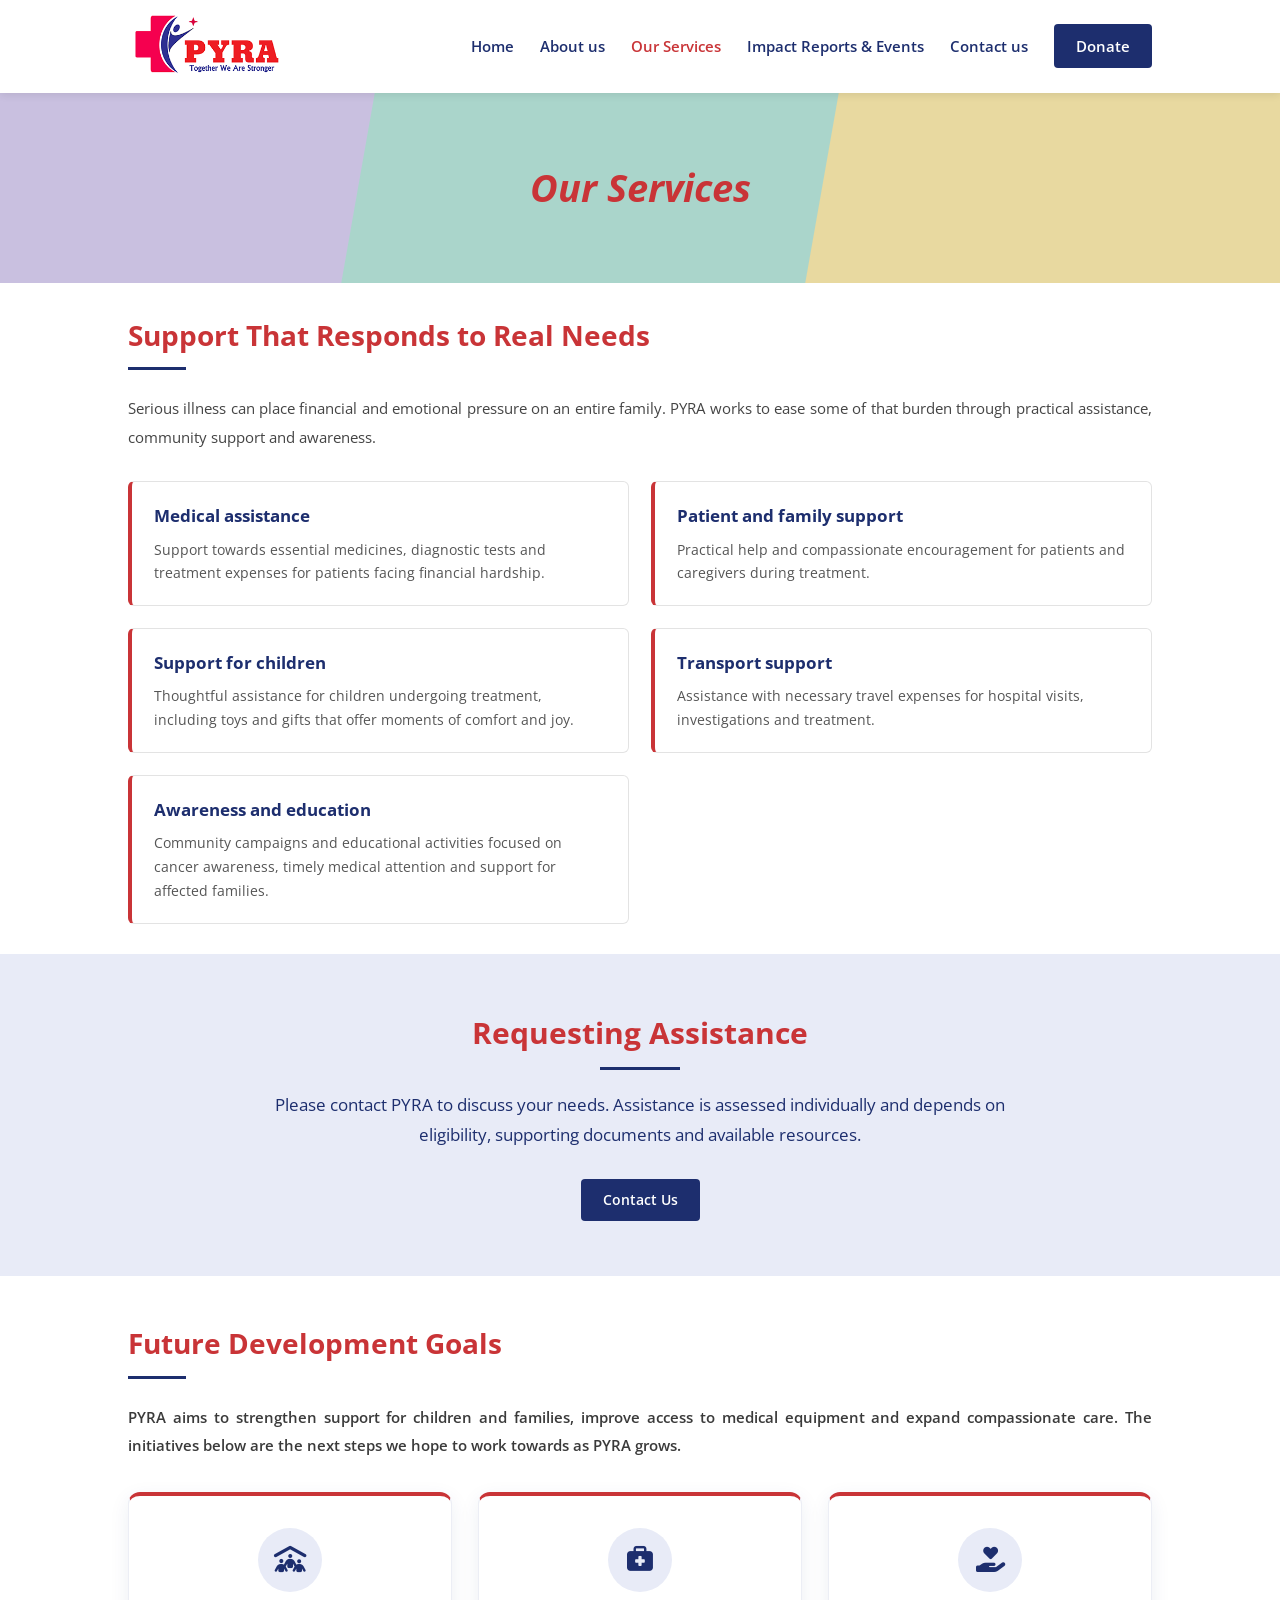
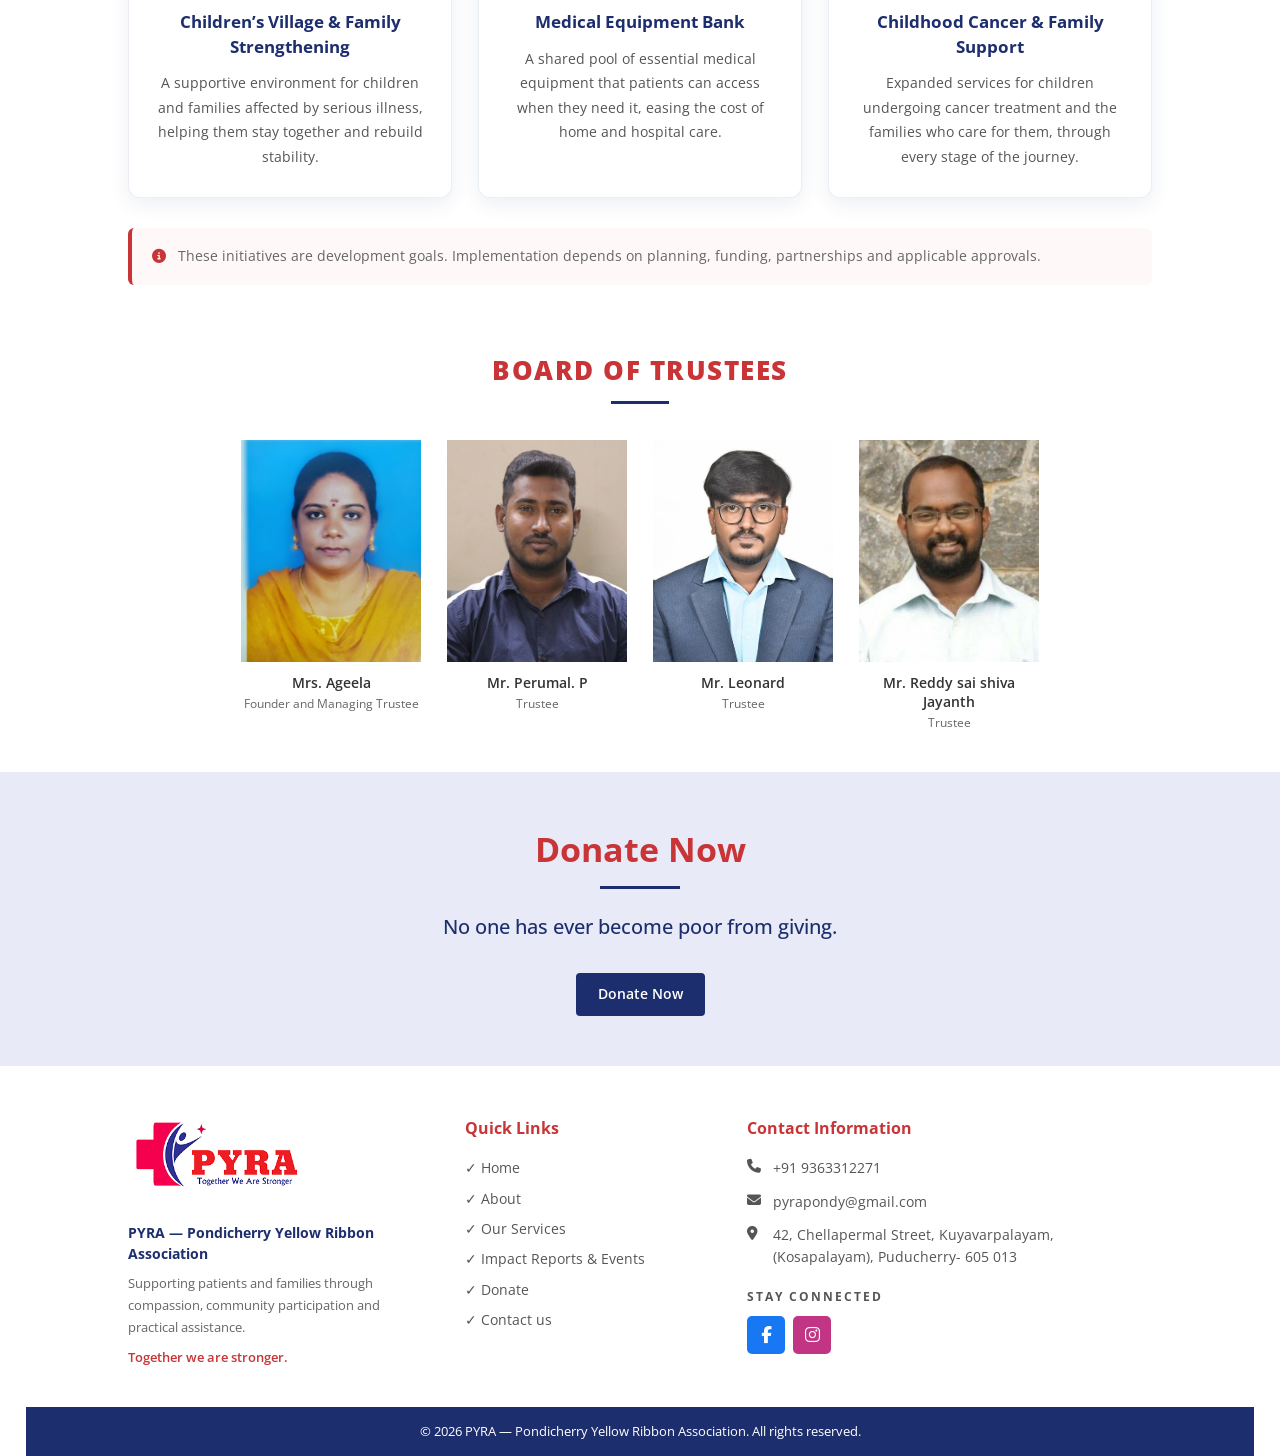
<file: services.html>
<!DOCTYPE html>
<html lang="en">
<head>
  <meta charset="UTF-8">
  <meta name="viewport" content="width=device-width, initial-scale=1.0">
  <title>Our Services - PYRA Foundation</title>
  <link rel="preconnect" href="https://fonts.googleapis.com">
  <link rel="preconnect" href="https://fonts.gstatic.com" crossorigin>
  <link href="https://fonts.googleapis.com/css2?family=Open+Sans:ital,wght@0,400;0,600;0,700;0,800;1,400;1,600;1,700&display=swap" rel="stylesheet">
  <link rel="stylesheet" href="https://cdnjs.cloudflare.com/ajax/libs/font-awesome/6.4.0/css/all.min.css">
  <link rel="stylesheet" href="css/style.css">
</head>
<body>

  <!-- HEADER -->
  <header>
    <div class="logo">
      <a href="index.html">
        <img src="images/cropped-pyra.png" alt="PYRA Foundation Logo">
      </a>
    </div>
    <nav>
      <a href="index.html">Home</a>
      <a href="about.html">About us</a>
      <a href="services.html" class="active">Our Services</a>
      <a href="events.html">Impact Reports &amp; Events</a>
      <a href="contact.html">Contact us</a>
      <a href="donate.html" class="btn-donate">Donate</a>
    </nav>
  </header>

  <!-- PAGE BANNER -->
  <section class="page-banner">
    <div class="banner-shape shape-purple"></div>
    <div class="banner-shape shape-teal"></div>
    <div class="banner-shape shape-yellow"></div>
    <h1 class="banner-title">Our Services</h1>
  </section>

  <!-- SERVICES CONTENT -->
  <section class="section">
    <h2 class="section-title">Support That Responds to Real Needs</h2>
    <div class="section-underline"></div>
    <p class="services-full-text">
      Serious illness can place financial and emotional pressure on an entire family. PYRA works to ease some of that burden through practical assistance, community support and awareness.
    </p>

    <div class="service-list">
      <div class="service-item">
        <h3>Medical assistance</h3>
        <p>Support towards essential medicines, diagnostic tests and treatment expenses for patients facing financial hardship.</p>
      </div>
      <div class="service-item">
        <h3>Patient and family support</h3>
        <p>Practical help and compassionate encouragement for patients and caregivers during treatment.</p>
      </div>
      <div class="service-item">
        <h3>Support for children</h3>
        <p>Thoughtful assistance for children undergoing treatment, including toys and gifts that offer moments of comfort and joy.</p>
      </div>
      <div class="service-item">
        <h3>Transport support</h3>
        <p>Assistance with necessary travel expenses for hospital visits, investigations and treatment.</p>
      </div>
      <div class="service-item">
        <h3>Awareness and education</h3>
        <p>Community campaigns and educational activities focused on cancer awareness, timely medical attention and support for affected families.</p>
      </div>
    </div>
  </section>

  <!-- REQUESTING ASSISTANCE -->
  <section class="contribution-section">
    <h2>Requesting Assistance</h2>
    <div class="contribution-underline"></div>
    <p>Please contact PYRA to discuss your needs. Assistance is assessed individually and depends on eligibility, supporting documents and available resources.</p>
    <div class="contribution-buttons">
      <a href="contact.html" class="btn-primary">Contact Us</a>
    </div>
  </section>

  <!-- FUTURE DEVELOPMENT GOALS -->
  <section class="section future-plans">
    <h2 class="section-title">Future Development Goals</h2>
    <div class="section-underline"></div>
    <p class="services-full-text future-intro">
      PYRA aims to strengthen support for children and families, improve access to medical equipment and expand compassionate care. The initiatives below are the next steps we hope to work towards as PYRA grows.
    </p>

    <div class="goals-grid">
      <div class="goal-card">
        <div class="goal-icon"><i class="fas fa-people-roof"></i></div>
        <h3>Children&rsquo;s Village &amp; Family Strengthening</h3>
        <p>A supportive environment for children and families affected by serious illness, helping them stay together and rebuild stability.</p>
      </div>
      <div class="goal-card">
        <div class="goal-icon"><i class="fas fa-briefcase-medical"></i></div>
        <h3>Medical Equipment Bank</h3>
        <p>A shared pool of essential medical equipment that patients can access when they need it, easing the cost of home and hospital care.</p>
      </div>
      <div class="goal-card">
        <div class="goal-icon"><i class="fas fa-hand-holding-heart"></i></div>
        <h3>Childhood Cancer &amp; Family Support</h3>
        <p>Expanded services for children undergoing cancer treatment and the families who care for them, through every stage of the journey.</p>
      </div>
    </div>

    <p class="future-note">
      <i class="fas fa-circle-info"></i>
      These initiatives are development goals. Implementation depends on planning, funding, partnerships and applicable approvals.
    </p>
  </section>

  <!-- BOARD OF TRUSTEES -->
  <section class="trustees-section">
    <h2 class="trustees-title">BOARD OF TRUSTEES</h2>
    <div class="trustees-underline"></div>
    <div class="trustees-row">
      <div class="trustee-card">
        <img src="images/20230122_155401_4-1.jpg" alt="Mrs. Ageela">
        <h4>Mrs. Ageela</h4>
        <p>Founder and Managing Trustee</p>
      </div>
      <div class="trustee-card">
        <img src="images/image2.jpg" alt="Mr. Perumal. P">
        <h4>Mr. Perumal. P</h4>
        <p>Trustee</p>
      </div>
      <div class="trustee-card">
        <img src="images/IMG-20221021-WA0012.jpg" alt="Mr. Leonard">
        <h4>Mr. Leonard</h4>
        <p>Trustee</p>
      </div>
      <div class="trustee-card">
        <img src="images/image1.jpg" alt="Mr. Reddy sai shiva Jayanth">
        <h4>Mr. Reddy sai shiva Jayanth</h4>
        <p>Trustee</p>
      </div>
    </div>
  </section>

  <!-- DONATE NOW -->
  <section class="donate-section" id="donate">
    <h2>Donate Now</h2>
    <div class="donate-underline"></div>
    <p>No one has ever become poor from giving.</p>
    <a href="donate.html" class="btn-primary">Donate Now</a>
  </section>

  <!-- FOOTER -->
  <footer>
    <div class="footer-grid">
      <div class="footer-logo">
        <img src="images/pyra-removebg-preview.png" alt="PYRA Foundation">
        <p class="footer-org">PYRA &mdash; Pondicherry Yellow Ribbon Association</p>
        <p class="footer-tagline">Supporting patients and families through compassion, community participation and practical assistance.</p>
        <p class="footer-motto">Together we are stronger.</p>
      </div>
      <div class="footer-links">
        <h3>Quick Links</h3>
        <ul>
          <li><a href="index.html">Home</a></li>
          <li><a href="about.html">About</a></li>
          <li><a href="services.html">Our Services</a></li>
          <li><a href="events.html">Impact Reports &amp; Events</a></li>
          <li><a href="donate.html">Donate</a></li><li><a href="contact.html">Contact us</a></li>
        </ul>
      </div>
      <div class="footer-contact-col">
        <h3>Contact Information</h3>
        <div class="footer-contact-item">
          <i class="fas fa-phone"></i>
          <span>+91 9363312271</span>
        </div>
        <div class="footer-contact-item">
          <i class="fas fa-envelope"></i>
          <span>pyrapondy@gmail.com</span>
        </div>
        <div class="footer-contact-item">
          <i class="fas fa-map-marker-alt"></i>
          <span>42, Chellapermal Street, Kuyavarpalayam, (Kosapalayam), Puducherry- 605 013</span>
        </div>
        <div class="stay-connected">
          <p>STAY CONNECTED</p>
          <div class="social-icons">
            <a href="https://www.facebook.com/pyrapondy?mibextid=ZbWKwLb" class="social-icon fb" aria-label="Facebook"><i class="fab fa-facebook-f"></i></a>
            <a href="https://www.instagram.com/pyrapondy" class="social-icon ig" aria-label="Instagram"><i class="fab fa-instagram"></i></a>
          </div>
        </div>
      </div>
    </div>
    <div class="footer-bottom">
      &copy; 2026 PYRA &mdash; Pondicherry Yellow Ribbon Association. All rights reserved.
    </div>
  </footer>

</body>
</html>
</file>
<file: css/style.css>
/* ===== RESET & BASE ===== */
*, *::before, *::after { margin: 0; padding: 0; box-sizing: border-box; }

:root {
  --red: #c93437;
  --navy: #1d2e6e;
  --navy-light: #e8ebf7;
  --pink: #e87080;
}

body {
  font-family: 'Open Sans', Arial, sans-serif;
  color: #333;
  line-height: 1.6;
}

/* ===== HEADER ===== */
header {
  background: #fff;
  padding: 10px 10%;
  display: flex;
  align-items: center;
  justify-content: space-between;
  box-shadow: 0 2px 8px rgba(0,0,0,0.09);
  position: sticky;
  top: 0;
  z-index: 1000;
}

.logo img { height: 65px; width: auto; }

nav {
  display: flex;
  align-items: center;
  gap: 26px;
}

nav a {
  color: var(--navy);
  text-decoration: none;
  font-size: 15px;
  font-weight: 600;
  transition: color 0.2s;
}

nav a:hover, nav a.active { color: var(--red); }

.btn-donate {
  background: var(--navy);
  color: #fff !important;
  padding: 10px 22px;
  border-radius: 4px;
  font-weight: 600;
  font-size: 15px;
  text-decoration: none;
  transition: background 0.2s;
}
.btn-donate:hover { background: #152050; }

/* ===== HERO ===== */
.hero { width: 100%; line-height: 0; overflow: hidden; }
.hero img {
  width: 100%;
  max-height: 90vh;
  object-fit: cover;
  object-position: center top;
  display: block;
}

/* ===== PAGE BANNER (inner pages) ===== */
.page-banner {
  position: relative;
  height: 190px;
  overflow: hidden;
  display: flex;
  align-items: center;
  justify-content: center;
}

.banner-shape {
  position: absolute;
  top: -25px;
  bottom: -25px;
  transform: skewX(-10deg);
}

.shape-purple { background: #c9c0e0; left: -80px; width: 55%; z-index: 1; }
.shape-teal   { background: #aad5cb; left: 28%; width: 50%; z-index: 2; }
.shape-yellow { background: #e8d9a0; right: -80px; width: 42%; z-index: 3; }

.banner-title {
  position: relative;
  z-index: 10;
  color: var(--red);
  font-size: 38px;
  font-weight: 700;
  font-style: italic;
}

/* ===== SHARED SECTION STYLES ===== */
.section { padding: 30px 10%; }

.section-title {
  color: var(--red);
  font-size: 28px;
  font-weight: 700;
  margin-bottom: 10px;
}

.section-underline {
  width: 58px;
  height: 3px;
  background: var(--navy);
  margin-bottom: 24px;
}

.text-justify {
  text-align: justify;
  font-size: 15px;
  line-height: 1.85;
  margin-bottom: 16px;
  color: #444;
}

.btn-primary {
  display: inline-block;
  background: var(--navy);
  color: #fff;
  padding: 10px 22px;
  border-radius: 4px;
  text-decoration: none;
  font-size: 14px;
  font-weight: 600;
  border: none;
  cursor: pointer;
  transition: background 0.2s;
}
.btn-primary:hover { background: #152050; }

/* ===== WELCOME (HOME) ===== */
.welcome-grid {
  display: grid;
  grid-template-columns: 1fr 1fr;
  gap: 60px;
  align-items: center;
}
.welcome-img img { max-width: 100%; height: auto; display: block; }

.welcome-tagline {
  font-size: 16px;
  font-weight: 600;
  color: var(--navy);
  margin-bottom: 16px;
}

/* ===== FACILITIES (HOME) ===== */
.facilities-section { padding: 10px 10% 60px; }

.facilities-heading {
  text-align: center;
  color: var(--red);
  font-size: 28px;
  font-weight: 700;
  margin-top: 10px;
  margin-bottom: 40px;
}

.help-grid {
  display: grid;
  grid-template-columns: repeat(4, 1fr);
  gap: 26px;
}

.help-card {
  background: #fff;
  border-radius: 14px;
  overflow: hidden;
  box-shadow: 0 8px 24px rgba(29, 46, 110, 0.12);
  padding-bottom: 22px;
  transition: transform 0.3s ease, box-shadow 0.3s ease;
}

.help-card:hover {
  transform: translateY(-6px);
  box-shadow: 0 14px 32px rgba(29, 46, 110, 0.2);
}

.help-img { overflow: hidden; }

.help-img img {
  width: 100%;
  height: 190px;
  object-fit: cover;
  object-position: center;
  display: block;
  transition: transform 0.5s ease;
}

.help-card:hover .help-img img { transform: scale(1.07); }

.help-title {
  font-size: 17px;
  font-weight: 700;
  color: var(--navy);
  margin: 18px 20px 0;
}

.help-underline {
  width: 40px;
  height: 3px;
  background: var(--red);
  margin: 9px 20px 13px;
}

.help-card p {
  font-size: 13.5px;
  color: #555;
  line-height: 1.7;
  margin: 0 20px;
}

/* ===== EVERY CONTRIBUTION MATTERS ===== */
.contribution-section {
  background: var(--navy-light);
  padding: 55px 10%;
  text-align: center;
}

.contribution-section h2 {
  color: var(--red);
  font-size: 30px;
  font-weight: 700;
  margin-bottom: 10px;
}

.contribution-underline {
  width: 80px;
  height: 3px;
  background: var(--navy);
  margin: 0 auto 20px;
}

.contribution-section p {
  color: var(--navy);
  font-size: 17px;
  line-height: 1.8;
  max-width: 760px;
  margin: 0 auto 28px;
}

.contribution-buttons {
  display: flex;
  justify-content: center;
  flex-wrap: wrap;
  gap: 14px;
}

.btn-outline {
  display: inline-block;
  background: transparent;
  color: var(--navy);
  padding: 10px 22px;
  border-radius: 4px;
  text-decoration: none;
  font-size: 14px;
  font-weight: 600;
  border: 2px solid var(--navy);
  cursor: pointer;
  transition: background 0.2s, color 0.2s;
}

.btn-outline:hover { background: var(--navy); color: #fff; }

/* ===== OUR SERVICES (HOME) ===== */
.services-home-grid {
  display: grid;
  grid-template-columns: 1fr 1fr;
  gap: 60px;
  align-items: center;
}
.services-home-grid .services-img img { max-width: 100%; height: auto; display: block; }

/* ===== BOARD OF TRUSTEES ===== */
.trustees-section {
  padding: 35px 10% 40px;
  text-align: center;
}

.trustees-title {
  color: var(--red);
  font-size: 26px;
  font-weight: 800;
  letter-spacing: 1.5px;
  margin-bottom: 10px;
}

.trustees-underline {
  width: 58px;
  height: 3px;
  background: var(--navy);
  margin: 0 auto 36px;
}

.trustees-row {
  display: flex;
  justify-content: center;
  gap: 26px;
  flex-wrap: wrap;
}

.trustee-card { width: 180px; text-align: center; }

.trustee-card img {
  width: 180px;
  height: 222px;
  object-fit: cover;
  display: block;
}

.trustee-card h4 {
  margin-top: 12px;
  font-size: 13.5px;
  font-weight: 600;
  color: #333;
  line-height: 1.4;
}

.trustee-card p {
  font-size: 12px;
  color: #666;
  margin-top: 3px;
  line-height: 1.4;
}

/* ===== DONATE NOW ===== */
.donate-section {
  background: var(--navy-light);
  padding: 50px 10%;
  text-align: center;
}

.donate-section h2 {
  color: var(--red);
  font-size: 34px;
  font-weight: 700;
  margin-bottom: 10px;
}

.donate-underline {
  width: 80px;
  height: 3px;
  background: var(--navy);
  margin: 0 auto 22px;
}

.donate-section p {
  color: var(--navy);
  font-size: 20px;
  font-weight: 500;
  margin-bottom: 30px;
}

/* ===== FOOTER ===== */
footer {
  background: #fff;
  padding: 50px 10% 0;
}

.footer-grid {
  display: grid;
  grid-template-columns: 1.1fr 0.9fr 1.5fr;
  gap: 40px;
  padding-bottom: 40px;
}

.footer-logo img { height: 85px; width: auto; }

.footer-org {
  font-size: 14px;
  font-weight: 700;
  color: var(--navy);
  margin-top: 14px;
  line-height: 1.5;
}

.footer-tagline {
  font-size: 13px;
  color: #666;
  line-height: 1.7;
  margin-top: 8px;
}

.footer-motto {
  font-size: 13px;
  font-weight: 600;
  color: var(--red);
  margin-top: 8px;
}

.footer-links h3, .footer-contact-col h3 {
  color: var(--red);
  font-size: 16px;
  font-weight: 700;
  margin-bottom: 16px;
}

.footer-links ul { list-style: none; }

.footer-links ul li {
  margin-bottom: 8px;
  font-size: 14px;
  color: #555;
}

.footer-links ul li::before { content: '✓ '; }

.footer-links ul li a {
  color: #555;
  text-decoration: none;
  transition: color 0.2s;
}
.footer-links ul li a:hover { color: var(--red); }

.footer-contact-item {
  display: flex;
  align-items: flex-start;
  gap: 10px;
  margin-bottom: 11px;
  font-size: 14px;
  color: #555;
}
.footer-contact-item i { margin-top: 2px; width: 16px; flex-shrink: 0; }

.stay-connected { margin-top: 18px; }

.stay-connected p {
  font-size: 12px;
  font-weight: 700;
  letter-spacing: 2px;
  color: #555;
  margin-bottom: 10px;
}

.social-icons { display: flex; gap: 8px; }

.social-icon {
  width: 38px;
  height: 38px;
  border-radius: 5px;
  display: flex;
  align-items: center;
  justify-content: center;
  color: white;
  font-size: 17px;
  text-decoration: none;
  transition: opacity 0.2s;
}
.social-icon:hover { opacity: 0.85; }
.social-icon.fb  { background: #1877f2; }
.social-icon.ig  { background: #c13584; }

.footer-bottom {
  background: var(--navy);
  color: #fff;
  text-align: center;
  padding: 14px 10%;
  font-size: 13px;
  margin: 0 -10%;
}

/* ===== ABOUT PAGE ===== */
.about-content-grid {
  display: grid;
  grid-template-columns: 1fr 230px;
  gap: 50px;
  align-items: start;
}

.about-photo-box { text-align: center; }

.about-photo-box img {
  width: 210px;
  height: 260px;
  object-fit: cover;
  display: block;
  margin: 0 auto;
}

.about-photo-box .photo-name {
  font-size: 14px;
  font-weight: 600;
  margin-top: 10px;
  color: #333;
}

.about-photo-box .photo-role {
  font-size: 13px;
  color: #666;
}

.about-sig { font-size: 20px; font-weight: 700; margin-top: 18px; }
.about-sig-title { font-size: 13px; font-weight: 700; margin-top: 4px; }
.about-sig-org   { font-size: 12px; font-weight: 700; margin-top: 2px; }

/* Vision Mission */
.vision-mission {
  display: grid;
  grid-template-columns: 1fr 1fr;
  margin: 0 10%;
}

.vm-box { padding: 45px 8%; color: white; }
.vm-box.vision  { background: #e87080; }
.vm-box.mission { background: var(--navy); }

.vm-box h2 { font-size: 26px; margin-bottom: 22px; }

.vm-box ul { list-style: none; padding: 0; }
.vm-box ul li {
  margin-bottom: 13px;
  font-size: 14.5px;
  line-height: 1.65;
  padding-left: 20px;
  position: relative;
}
.vm-box ul li::before {
  content: "";
  position: absolute;
  left: 0;
  top: 9px;
  width: 7px;
  height: 7px;
  border-radius: 50%;
  background: rgba(255, 255, 255, 0.85);
}
.vm-box ul li:last-child { margin-bottom: 0; }

/* Our Team */
.team-grid {
  display: grid;
  grid-template-columns: 1fr 230px;
  gap: 50px;
  align-items: start;
}

/* ===== SERVICES PAGE ===== */
.services-full-text {
  font-size: 15px;
  line-height: 1.9;
  text-align: justify;
  color: #444;
}

/* ===== EVENTS PAGE ===== */
.reports-section { padding: 50px 10%; text-align: center; }

.report-icon { font-size: 64px; color: var(--red); margin-bottom: 14px; }
.reports-label { font-size: 20px; font-weight: 700; color: #333; }

/* ===== CONTACT PAGE ===== */
.contact-layout {
  display: grid;
  grid-template-columns: 1fr 1.4fr;
  gap: 60px;
  padding: 40px 10%;
}

.contact-info h2 {
  color: var(--navy);
  font-size: 24px;
  font-weight: 700;
  margin-bottom: 36px;
}

.contact-info-item {
  display: flex;
  align-items: flex-start;
  gap: 20px;
  margin-bottom: 34px;
}

.contact-icon-wrap {
  width: 54px;
  height: 54px;
  background: var(--navy);
  border-radius: 50%;
  display: flex;
  align-items: center;
  justify-content: center;
  color: white;
  font-size: 20px;
  flex-shrink: 0;
}

.contact-info-item h4 { font-size: 16px; font-weight: 700; margin-bottom: 4px; }
.contact-info-item p  { font-size: 14px; color: #555; }

.contact-form-box {
  border: 1px solid #ddd;
  border-radius: 8px;
  padding: 40px;
}

.form-tag {
  color: var(--red);
  font-size: 12px;
  letter-spacing: 2px;
  font-weight: 600;
  margin-bottom: 6px;
}

.form-headline {
  color: var(--navy);
  font-size: 23px;
  font-weight: 700;
  margin-bottom: 7px;
}

.form-note { font-size: 12px; color: #666; margin-bottom: 20px; }

.form-input {
  display: block;
  width: 100%;
  padding: 12px 16px;
  border: 1px solid #ccc;
  border-radius: 4px;
  margin-bottom: 14px;
  font-size: 14px;
  font-family: inherit;
  outline: none;
  transition: border-color 0.2s;
}
.form-input:focus { border-color: var(--navy); }
textarea.form-input { height: 130px; resize: vertical; }

.captcha-mock {
  display: flex;
  align-items: center;
  gap: 12px;
  border: 1px solid #ccc;
  border-radius: 4px;
  padding: 14px 16px;
  margin-bottom: 18px;
  background: #f9f9f9;
  font-size: 13px;
}

.captcha-mock input[type="checkbox"] { width: 18px; height: 18px; cursor: pointer; }

.captcha-logo {
  margin-left: auto;
  text-align: right;
  font-size: 10px;
  color: #aaa;
  line-height: 1.3;
}

.captcha-logo span { display: block; font-size: 12px; font-weight: 700; color: #555; }

/* ===== ABOUT / TEAM SINGLE COLUMN ===== */
.about-single-col { max-width: 900px; }

.about-single-col .team-text p + p { margin-top: 14px; }

/* ===== SERVICES LIST & FUTURE PLANS ===== */
.service-list {
  display: grid;
  grid-template-columns: repeat(2, 1fr);
  gap: 22px;
  margin-top: 30px;
}

.service-item {
  border: 1px solid #e3e3e3;
  border-left: 4px solid var(--red);
  border-radius: 6px;
  padding: 20px 22px;
  background: #fff;
}

.service-item h3 {
  color: var(--navy);
  font-size: 17px;
  font-weight: 700;
  margin-bottom: 8px;
}

.service-item p {
  font-size: 14px;
  color: #555;
  line-height: 1.7;
}

.future-plans { padding-top: 45px; }

.future-intro {
  font-weight: 600;
  color: #3a3a3a;
}

.goals-grid {
  display: grid;
  grid-template-columns: repeat(3, 1fr);
  gap: 26px;
  margin-top: 32px;
}

.goal-card {
  background: #fff;
  border: 1px solid #eceef5;
  border-top: 4px solid var(--red);
  border-radius: 12px;
  padding: 32px 26px 28px;
  text-align: center;
  box-shadow: 0 6px 20px rgba(29, 46, 110, 0.08);
  transition: transform 0.3s ease, box-shadow 0.3s ease;
}

.goal-card:hover {
  transform: translateY(-6px);
  box-shadow: 0 14px 30px rgba(29, 46, 110, 0.16);
}

.goal-icon {
  width: 64px;
  height: 64px;
  margin: 0 auto 18px;
  border-radius: 50%;
  background: var(--navy-light);
  display: flex;
  align-items: center;
  justify-content: center;
  transition: background 0.3s ease;
}

.goal-icon i {
  font-size: 26px;
  color: var(--navy);
  transition: color 0.3s ease;
}

.goal-card:hover .goal-icon { background: var(--navy); }
.goal-card:hover .goal-icon i { color: #fff; }

.goal-card h3 {
  font-size: 17px;
  font-weight: 700;
  color: var(--navy);
  line-height: 1.45;
  margin-bottom: 12px;
}

.goal-card p {
  font-size: 14px;
  color: #555;
  line-height: 1.75;
}

.future-note {
  margin-top: 30px;
  background: #fff8f8;
  border-left: 4px solid var(--red);
  border-radius: 6px;
  padding: 16px 20px;
  font-size: 14px;
  color: #666;
  line-height: 1.75;
}

.future-note i { color: var(--red); margin-right: 8px; }
.future-note strong { color: var(--navy); }

.inline-link { color: var(--navy); font-weight: 600; text-decoration: underline; }
.inline-link:hover { color: var(--red); }

.report-cats { grid-template-columns: repeat(4, 1fr); margin-bottom: 10px; }
.report-cats .goal-card { padding: 26px 22px 24px; }
.reporting-note-section { padding-top: 0; }

.donate-intro { text-align: center; }
.donate-intro .section-underline { margin-left: auto; margin-right: auto; }
.donate-intro .services-full-text {
  text-align: center;
  max-width: 760px;
  margin-left: auto;
  margin-right: auto;
}

.upi-howto {
  font-size: 12.5px;
  color: #666;
  line-height: 1.7;
  margin-top: 10px;
}

.form-inline-note {
  background: #f4f6fb;
  border-left: 3px solid var(--navy);
  border-radius: 4px;
  padding: 12px 16px;
  font-size: 13px;
  color: #555;
  line-height: 1.7;
  margin: 14px 0;
}
.form-inline-note i { color: var(--navy); margin-right: 7px; }

.contact-intro-section { padding-bottom: 0; }

.form-helper {
  font-size: 13px;
  color: #666;
  line-height: 1.7;
  margin-bottom: 18px;
}

select.form-input { appearance: none; background: #fff url("data:image/svg+xml;charset=UTF-8,%3csvg xmlns='http://www.w3.org/2000/svg' viewBox='0 0 24 24' fill='none' stroke='%23888' stroke-width='2'%3e%3cpolyline points='6 9 12 15 18 9'%3e%3c/polyline%3e%3c/svg%3e") no-repeat right 14px center/16px; cursor: pointer; }

.thankyou-intro {
  text-align: center;
  font-size: 15px;
  color: #555;
  line-height: 1.8;
  max-width: 760px;
  margin: 0 auto 30px;
}

/* ===== RESPONSIVE ===== */
@media (max-width: 900px) {
  .help-grid { grid-template-columns: repeat(2, 1fr); }
  .service-list { grid-template-columns: 1fr; }
  .goals-grid { grid-template-columns: 1fr; }
  .report-cats { grid-template-columns: repeat(2, 1fr); }
  .vision-mission { grid-template-columns: 1fr; }
  .welcome-grid,
  .services-home-grid,
  .about-content-grid,
  .team-grid,
  .contact-layout { grid-template-columns: 1fr; }
  .donate-form-inner { padding: 28px 22px; }
  .donate-row { grid-template-columns: 1fr; }
  .donors-grid { grid-template-columns: repeat(2, 1fr); }
}

@media (max-width: 600px) {
  .help-grid { grid-template-columns: 1fr; }
  .report-cats { grid-template-columns: 1fr; }
  .contribution-buttons { flex-direction: column; align-items: center; }
  .donors-grid { grid-template-columns: 1fr; }
  header { flex-wrap: wrap; }
  nav { flex-wrap: wrap; }
  .donate-form-section,
  .thankyou-section,
  .section,
  .facilities-section { padding-left: 6%; padding-right: 6%; }
  .vision-mission { margin: 0 6%; }
}
</file>
